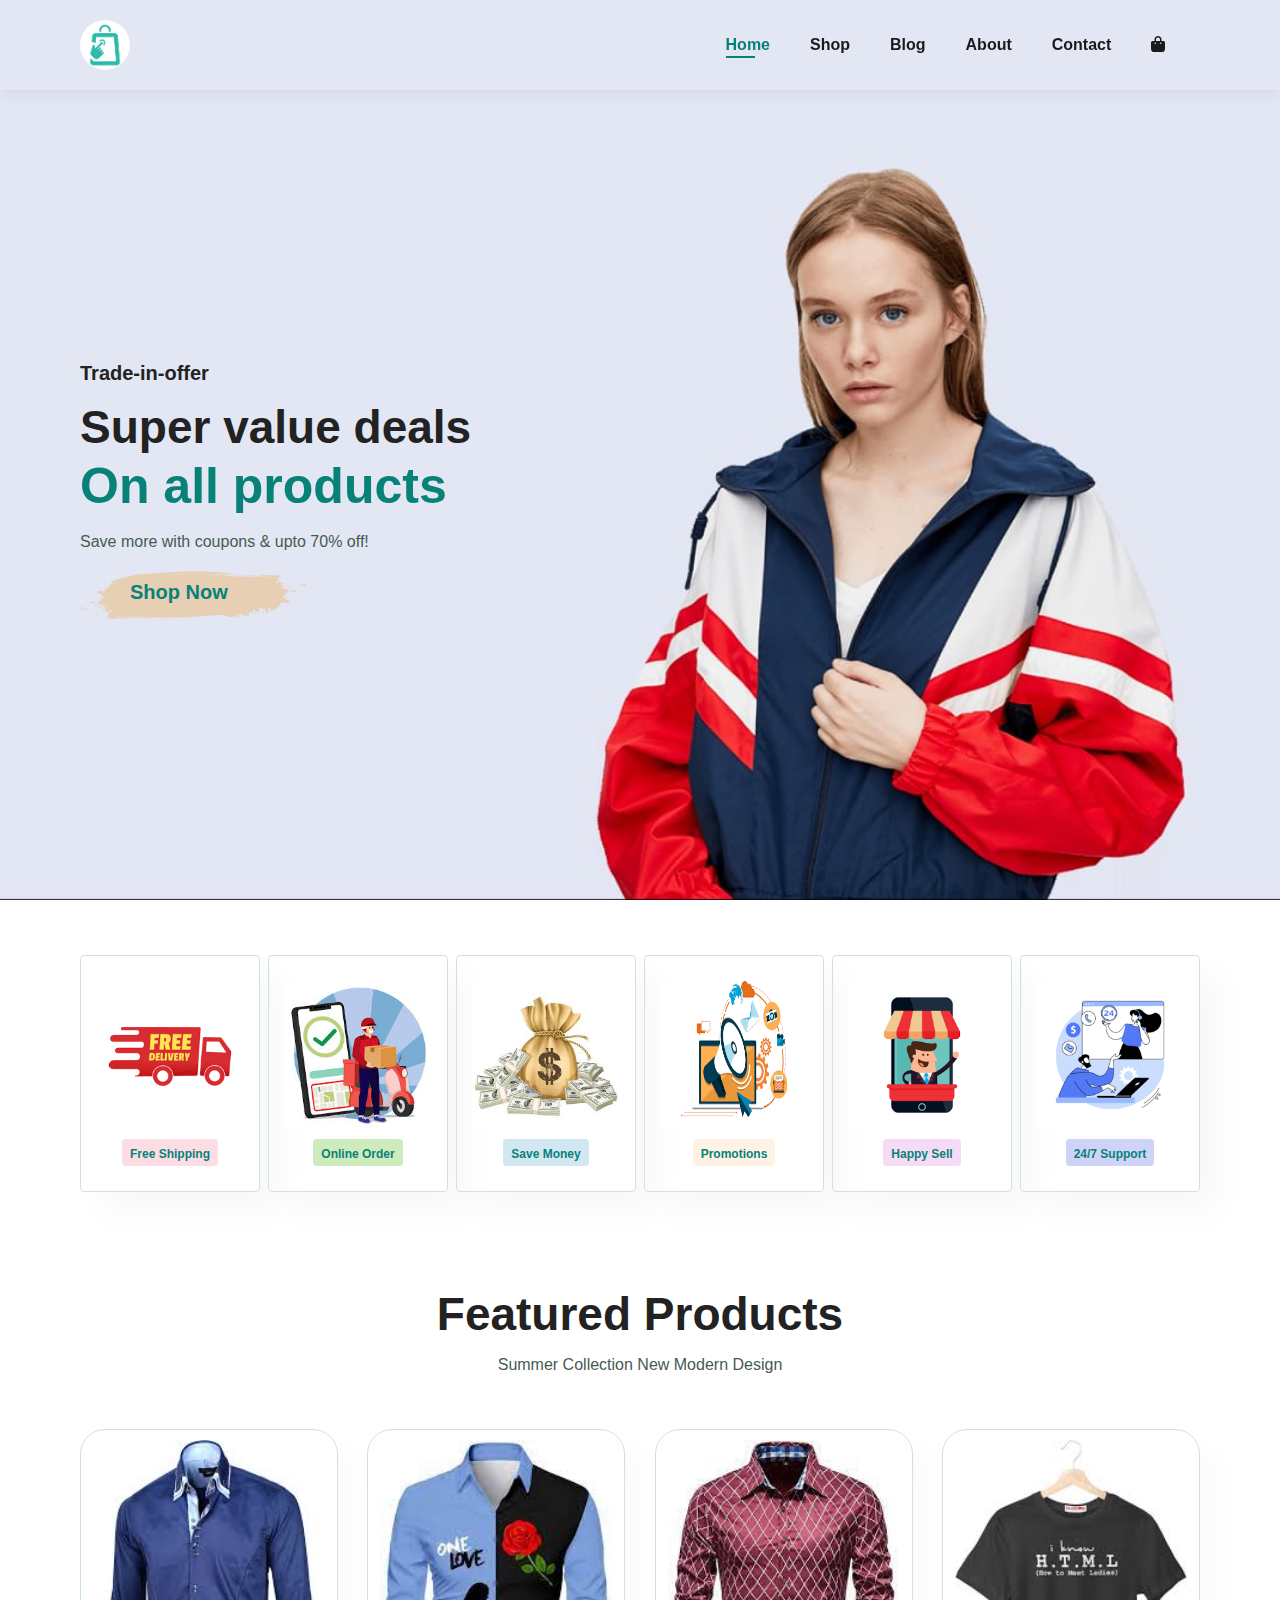
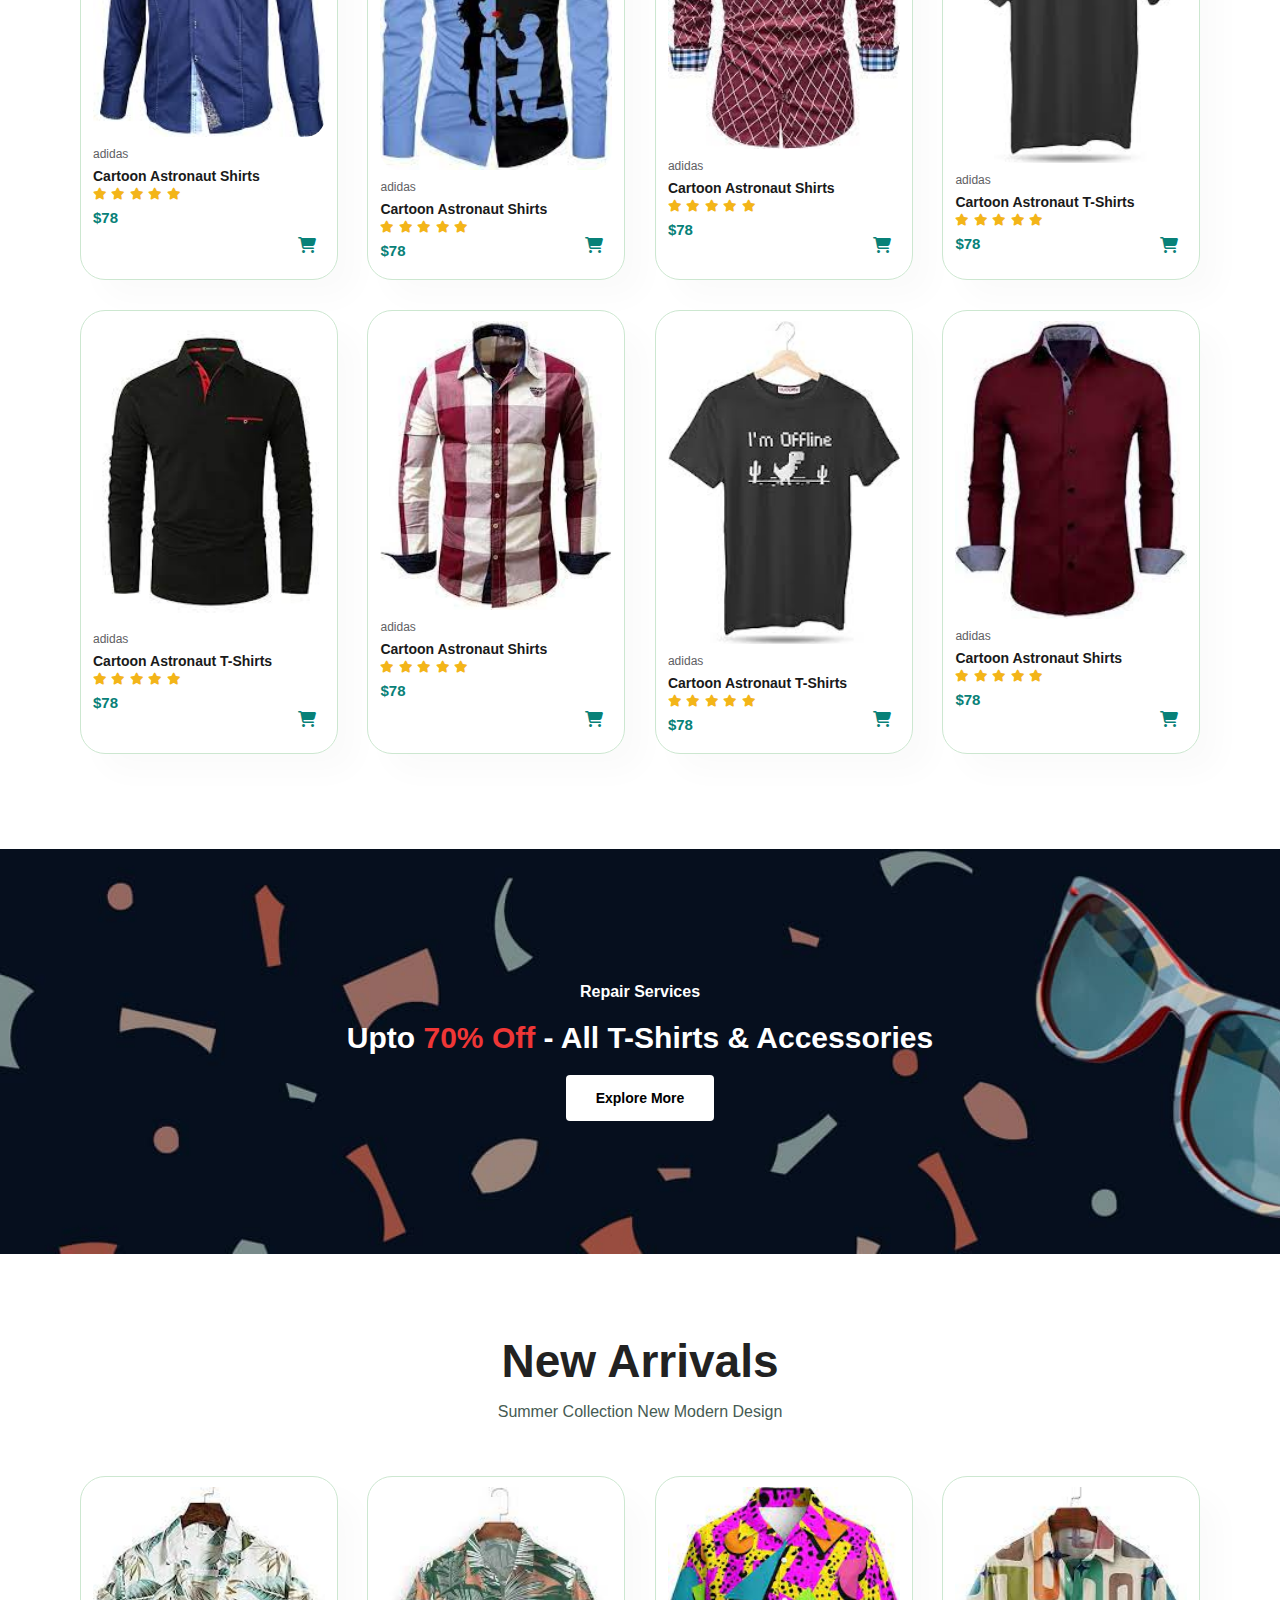
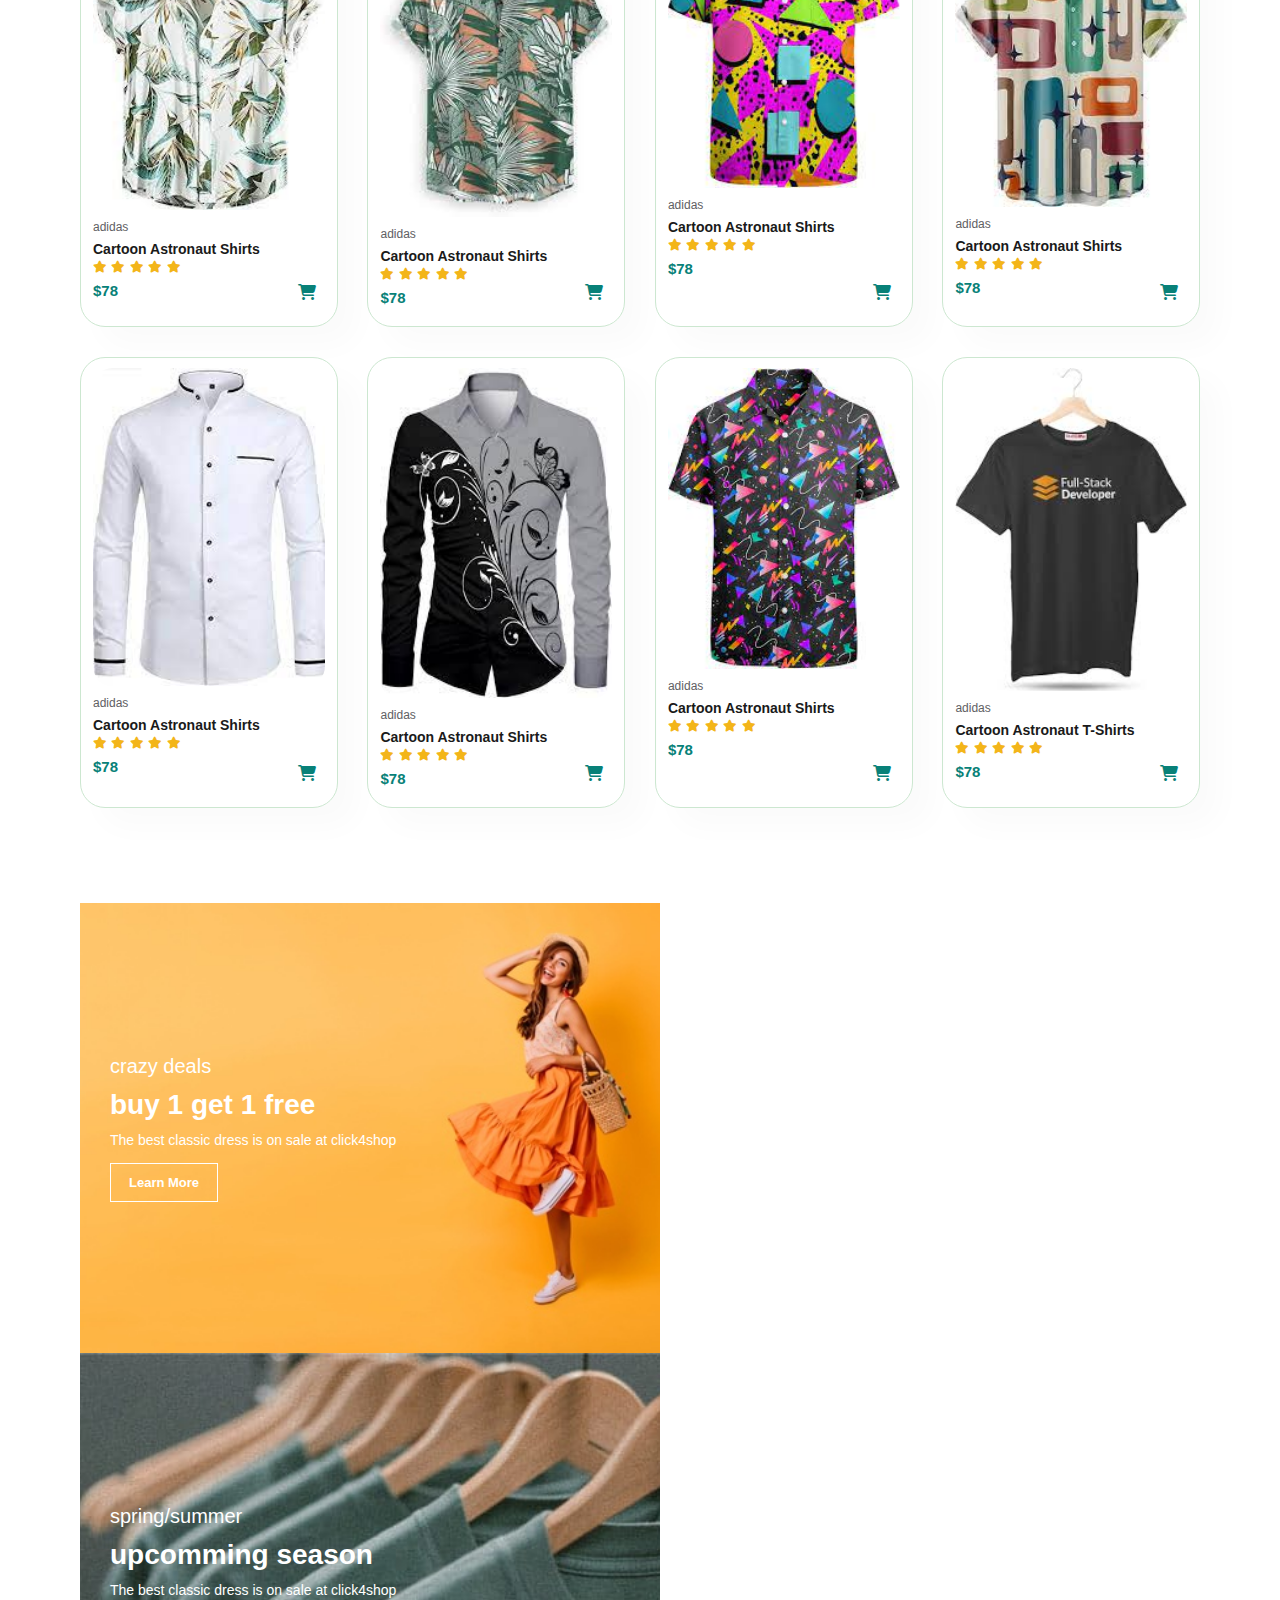
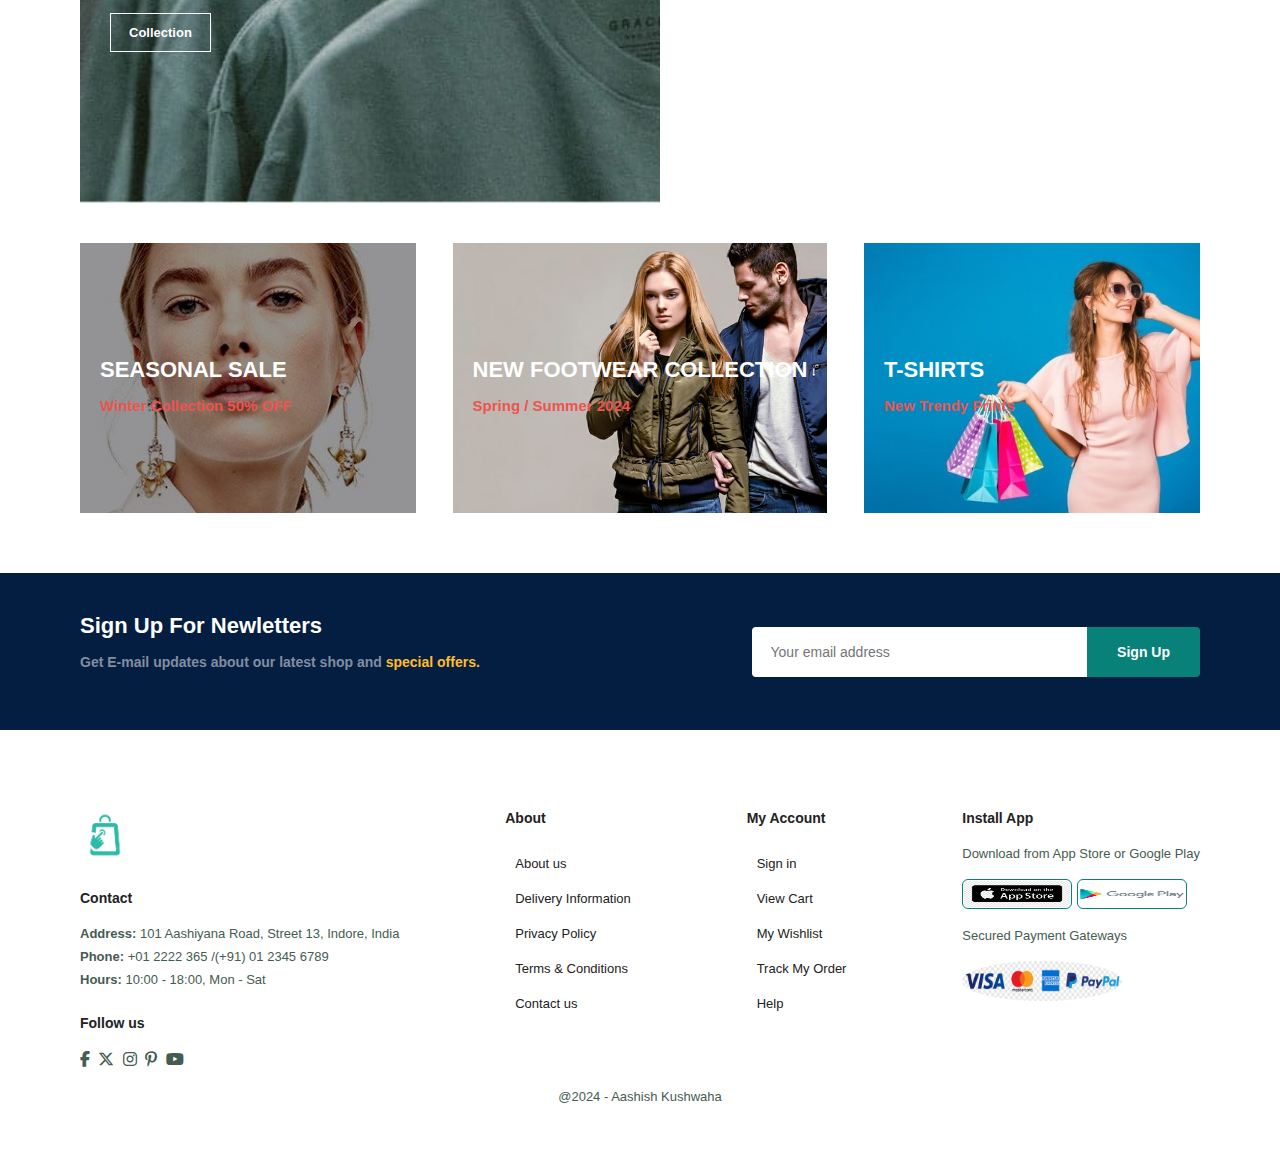
<file: index.html>
<html lang="en">
<head>
  <meta charset="UTF-8">
  <meta name="viewport" content="width=device-width, initial-scale=1.0">
  <title>Ecommerce website</title>
  <link rel="stylesheet" href="style.css">
  <link rel="stylesheet" href="https://cdnjs.cloudflare.com/ajax/libs/font-awesome/6.5.2/css/all.min.css">
</head>
<body>
  <section id="header">
    <a href="#"><img src="img/logo.png" class="logo" alt=""></a>
    <div>
      <ul id="navbar">
        <li><a class="active" href="index.html">Home</a></li>
        <li><a href="shop.html">Shop</a></li>
        <li><a href="blog.html">Blog</a></li>
        <li><a href="about.html">About</a></li>
        <li><a href="contact.html">Contact</a></li>
        <li id="lg-bag"><a href="cart.html"><i class="fa-solid fa-bag-shopping"></i></a></li>
        <a href="#" id="close"><i class="fa-solid fa-close"></i></a>
      </ul>
    </div>
    <div id="mobile">
      <a href="cart.html"><i class="fa-solid fa-bag-shopping"></i></a>
      <i id="bar" class="fa-solid fa-outdent"></i>
    </div>
  </section>
<section id="hero">
  <h4>Trade-in-offer</h4>
  <h2>Super value deals</h2>
  <h1>On all products</h1>
  <p>Save more with coupons & upto 70% off!</p>
  <button>Shop Now</button>
</section>

<section id="feature" class="section-p1">
  <div class="fe-box">
    <img src="img/features/f1.png" alt="">
    <h6>Free Shipping</h6>
  </div>
  <div class="fe-box">
    <img src="img/features/f2.jpeg" alt="">
    <h6>Online Order</h6>
  </div>
  <div class="fe-box">
    <img src="img/features/f3.jpeg" alt="">
    <h6>Save Money</h6>
  </div>
  <div class="fe-box">
    <img src="img/features/f4.png" alt="">
    <h6>Promotions</h6>
  </div>
  <div class="fe-box">
    <img src="img/features/f5.png" alt="">
    <h6>Happy Sell</h6>
  </div>
  <div class="fe-box">
    <img src="img/features/f6.png" alt="">
    <h6>24/7 Support</h6>
  </div>
</section>

<section id="product1" class="section-p1">
  <h2>Featured Products</h2>
  <p>Summer Collection New Modern Design</p>
  <div class="pro-container">
    <div class="pro">
      <img src="img/products/f1.jpeg" alt="">
      <div class="des">
        <span>adidas</span>
        <h5>Cartoon Astronaut Shirts</h5>
        <div class="star">
          <i class="fas fa-star"></i>
          <i class="fas fa-star"></i>
          <i class="fas fa-star"></i>
          <i class="fas fa-star"></i>
          <i class="fas fa-star"></i>
        </div>
        <h4>$78</h4>
      </div>
      <a href="#"><i class="fa-solid fa-cart-shopping"></i></a>
    </div>
    <div class="pro">
      <img src="img/products/f2.jpeg" alt="">
      <div class="des">
        <span>adidas</span>
        <h5>Cartoon Astronaut Shirts</h5>
        <div class="star">
          <i class="fas fa-star"></i>
          <i class="fas fa-star"></i>
          <i class="fas fa-star"></i>
          <i class="fas fa-star"></i>
          <i class="fas fa-star"></i>
        </div>
        <h4>$78</h4>
      </div>
      <a href="#"><i class="fa-solid fa-cart-shopping"></i></a>
    </div>
    <div class="pro">
      <img src="img/products/f3.jpeg" alt="">
      <div class="des">
        <span>adidas</span>
        <h5>Cartoon Astronaut Shirts</h5>
        <div class="star">
          <i class="fas fa-star"></i>
          <i class="fas fa-star"></i>
          <i class="fas fa-star"></i>
          <i class="fas fa-star"></i>
          <i class="fas fa-star"></i>
        </div>
        <h4>$78</h4>
      </div>
      <a href="#"><i class="fa-solid fa-cart-shopping"></i></a>
    </div>
    <div class="pro">
      <img src="img/products/f4.jpeg" alt="">
      <div class="des">
        <span>adidas</span>
        <h5>Cartoon Astronaut T-Shirts</h5>
        <div class="star">
          <i class="fas fa-star"></i>
          <i class="fas fa-star"></i>
          <i class="fas fa-star"></i>
          <i class="fas fa-star"></i>
          <i class="fas fa-star"></i>
        </div>
        <h4>$78</h4>
      </div>
      <a href="#"><i class="fa-solid fa-cart-shopping"></i></a>
    </div>
    <div class="pro">
      <img src="img/products/f5.jpeg" alt="">
      <div class="des">
        <span>adidas</span>
        <h5>Cartoon Astronaut T-Shirts</h5>
        <div class="star">
          <i class="fas fa-star"></i>
          <i class="fas fa-star"></i>
          <i class="fas fa-star"></i>
          <i class="fas fa-star"></i>
          <i class="fas fa-star"></i>
        </div>
        <h4>$78</h4>
      </div>
      <a href="#"><i class="fa-solid fa-cart-shopping"></i></a>
    </div>
    <div class="pro">
      <img src="img/products/f6.jpeg" alt="">
      <div class="des">
        <span>adidas</span>
        <h5>Cartoon Astronaut Shirts</h5>
        <div class="star">
          <i class="fas fa-star"></i>
          <i class="fas fa-star"></i>
          <i class="fas fa-star"></i>
          <i class="fas fa-star"></i>
          <i class="fas fa-star"></i>
        </div>
        <h4>$78</h4>
      </div>
      <a href="#"><i class="fa-solid fa-cart-shopping"></i></a>
    </div>
    <div class="pro">
      <img src="img/products/f7.jpeg" alt="">
      <div class="des">
        <span>adidas</span>
        <h5>Cartoon Astronaut T-Shirts</h5>
        <div class="star">
          <i class="fas fa-star"></i>
          <i class="fas fa-star"></i>
          <i class="fas fa-star"></i>
          <i class="fas fa-star"></i>
          <i class="fas fa-star"></i>
        </div>
        <h4>$78</h4>
      </div>
      <a href="#"><i class="fa-solid fa-cart-shopping"></i></a>
    </div>
    <div class="pro">
      <img src="img/products/f8.jpeg" alt="">
      <div class="des">
        <span>adidas</span>
        <h5>Cartoon Astronaut Shirts</h5>
        <div class="star">
          <i class="fas fa-star"></i>
          <i class="fas fa-star"></i>
          <i class="fas fa-star"></i>
          <i class="fas fa-star"></i>
          <i class="fas fa-star"></i>
        </div>
        <h4>$78</h4>
      </div>
      <a href="#"><i class="fa-solid fa-cart-shopping"></i></a>
    </div>
  </div>
</section>

<section id="banner" class="section-m1">
  <h4>Repair Services</h4>
  <h2>Upto <span>70% Off</span> - All T-Shirts & Accessories</h2>
  <button class="normal">Explore More</button>
</section>

<section id="product1" class="section-p1">
  <h2>New Arrivals</h2>
  <p>Summer Collection New Modern Design</p>
  <div class="pro-container">
    <div class="pro">
      <img src="img/products/f9.jpeg" alt="">
      <div class="des">
        <span>adidas</span>
        <h5>Cartoon Astronaut Shirts</h5>
        <div class="star">
          <i class="fas fa-star"></i>
          <i class="fas fa-star"></i>
          <i class="fas fa-star"></i>
          <i class="fas fa-star"></i>
          <i class="fas fa-star"></i>
        </div>
        <h4>$78</h4>
      </div>
      <a href="#"><i class="fa-solid fa-cart-shopping"></i></a>
    </div>
    <div class="pro">
      <img src="img/products/f10.jpeg" alt="">
      <div class="des">
        <span>adidas</span>
        <h5>Cartoon Astronaut Shirts</h5>
        <div class="star">
          <i class="fas fa-star"></i>
          <i class="fas fa-star"></i>
          <i class="fas fa-star"></i>
          <i class="fas fa-star"></i>
          <i class="fas fa-star"></i>
        </div>
        <h4>$78</h4>
      </div>
      <a href="#"><i class="fa-solid fa-cart-shopping"></i></a>
    </div>
    <div class="pro">
      <img src="img/products/f11.jpeg" alt="">
      <div class="des">
        <span>adidas</span>
        <h5>Cartoon Astronaut Shirts</h5>
        <div class="star">
          <i class="fas fa-star"></i>
          <i class="fas fa-star"></i>
          <i class="fas fa-star"></i>
          <i class="fas fa-star"></i>
          <i class="fas fa-star"></i>
        </div>
        <h4>$78</h4>
      </div>
      <a href="#"><i class="fa-solid fa-cart-shopping"></i></a>
    </div>
    <div class="pro">
      <img src="img/products/f12.jpeg" alt="">
      <div class="des">
        <span>adidas</span>
        <h5>Cartoon Astronaut Shirts</h5>
        <div class="star">
          <i class="fas fa-star"></i>
          <i class="fas fa-star"></i>
          <i class="fas fa-star"></i>
          <i class="fas fa-star"></i>
          <i class="fas fa-star"></i>
        </div>
        <h4>$78</h4>
      </div>
      <a href="#"><i class="fa-solid fa-cart-shopping"></i></a>
    </div>
    <div class="pro">
      <img src="img/products/f13.jpeg" alt="">
      <div class="des">
        <span>adidas</span>
        <h5>Cartoon Astronaut Shirts</h5>
        <div class="star">
          <i class="fas fa-star"></i>
          <i class="fas fa-star"></i>
          <i class="fas fa-star"></i>
          <i class="fas fa-star"></i>
          <i class="fas fa-star"></i>
        </div>
        <h4>$78</h4>
      </div>
      <a href="#"><i class="fa-solid fa-cart-shopping"></i></a>
    </div>
    <div class="pro">
      <img src="img/products/n2.jpeg" alt="">
      <div class="des">
        <span>adidas</span>
        <h5>Cartoon Astronaut Shirts</h5>
        <div class="star">
          <i class="fas fa-star"></i>
          <i class="fas fa-star"></i>
          <i class="fas fa-star"></i>
          <i class="fas fa-star"></i>
          <i class="fas fa-star"></i>
        </div>
        <h4>$78</h4>
      </div>
      <a href="#"><i class="fa-solid fa-cart-shopping"></i></a>
    </div>
    <div class="pro">
      <img src="img/products/n5.jpeg" alt="">
      <div class="des">
        <span>adidas</span>
        <h5>Cartoon Astronaut Shirts</h5>
        <div class="star">
          <i class="fas fa-star"></i>
          <i class="fas fa-star"></i>
          <i class="fas fa-star"></i>
          <i class="fas fa-star"></i>
          <i class="fas fa-star"></i>
        </div>
        <h4>$78</h4>
      </div>
      <a href="#"><i class="fa-solid fa-cart-shopping"></i></a>
    </div>
    <div class="pro">
      <img src="img/products/f14.jpeg" alt="">
      <div class="des">
        <span>adidas</span>
        <h5>Cartoon Astronaut T-Shirts</h5>
        <div class="star">
          <i class="fas fa-star"></i>
          <i class="fas fa-star"></i>
          <i class="fas fa-star"></i>
          <i class="fas fa-star"></i>
          <i class="fas fa-star"></i>
        </div>
        <h4>$78</h4>
      </div>
      <a href="#"><i class="fa-solid fa-cart-shopping"></i></a>
    </div>
  </div>
</section>

<section id="sm-banner" class="section-p1">
  <div class="banner-box">
    <h4>crazy deals</h4>
    <h2>buy 1 get 1 free</h2>
    <span>The best classic dress is on sale at click4shop</span>
    <button class="white">Learn More</button>
  </div>
  <div class="banner-box banner-box2">
    <h4>spring/summer</h4>
    <h2>upcomming season</h2>
    <span>The best classic dress is on sale at click4shop</span>
    <button class="white">Collection</button>
  </div>
</section>

<section id="banner3">
  <div class="banner-box">
    <h2>SEASONAL SALE</h2>
    <h3>Winter Collection 50% OFF</h3>
  </div>
  <div class="banner-box banner-box2">
    <h2>NEW FOOTWEAR COLLECTION</h2>
    <h3>Spring / Summer 2024</h3>
  </div>
  <div class="banner-box banner-box3">
    <h2>T-SHIRTS</h2>
    <h3>New Trendy Prints</h3>
  </div>
</section>

<section id="newsletter" class="section-p1 section-m1">
  <div class="newstext">
    <h4>Sign Up For Newletters</h4>
    <p>Get E-mail updates about our latest shop and <span>special offers.</span></p>
  </div>
  <div class="form">
    <input type="text" placeholder="Your email address">
    <button class="normal">Sign Up</button>
  </div>
</section>

<footer class="section-p1">
  <div class="col">
    <img class="logo" src="img/logo.png">
    <h4>Contact</h4>
    <p><strong>Address:</strong> 101 Aashiyana Road, Street 13, Indore, India</p>
    <p><strong>Phone:</strong> +01 2222 365 /(+91) 01 2345 6789</p>
    <p><strong>Hours:</strong> 10:00 - 18:00, Mon - Sat</p>
    <div class="follow">
      <h4>Follow us</h4>
      <div class="icon">
        <i class="fa-brands fa-facebook-f"></i>
        <i class="fa-brands fa-x-twitter"></i>
        <i class="fa-brands fa-instagram"></i>
        <i class="fa-brands fa-pinterest-p"></i>
        <i class="fa-brands fa-youtube"></i>
      </div>
    </div>
  </div>

  <div class="col">
    <h4>About</h4>
    <a href="about.html">About us</a>
    <a href="#">Delivery Information</a>
    <a href="#">Privacy Policy</a>
    <a href="#">Terms & Conditions</a>
    <a href="#">Contact us</a>
  </div>

  <div class="col">
    <h4>My Account</h4>
    <a href="#">Sign in</a>
    <a href="#">View Cart</a>
    <a href="#">My Wishlist</a>
    <a href="#">Track My Order</a>
    <a href="#">Help</a>
  </div>

  <div class="col install">
    <h4>Install App</h4>
    <p>Download from App Store or Google Play</p>
    <div class="row">
      <img src="img/pay/app.png">
      <img src="img/pay/play.png">
    </div>
    <p>Secured Payment Gateways</p>
    <img id="pay" src="img/pay/pay.png">
  </div>
  <div class="copyright">
    <p>@2024 - Aashish Kushwaha</p>
  </div>
</footer>

  <script src="script.js"></script>
</body>
</html>
</file>
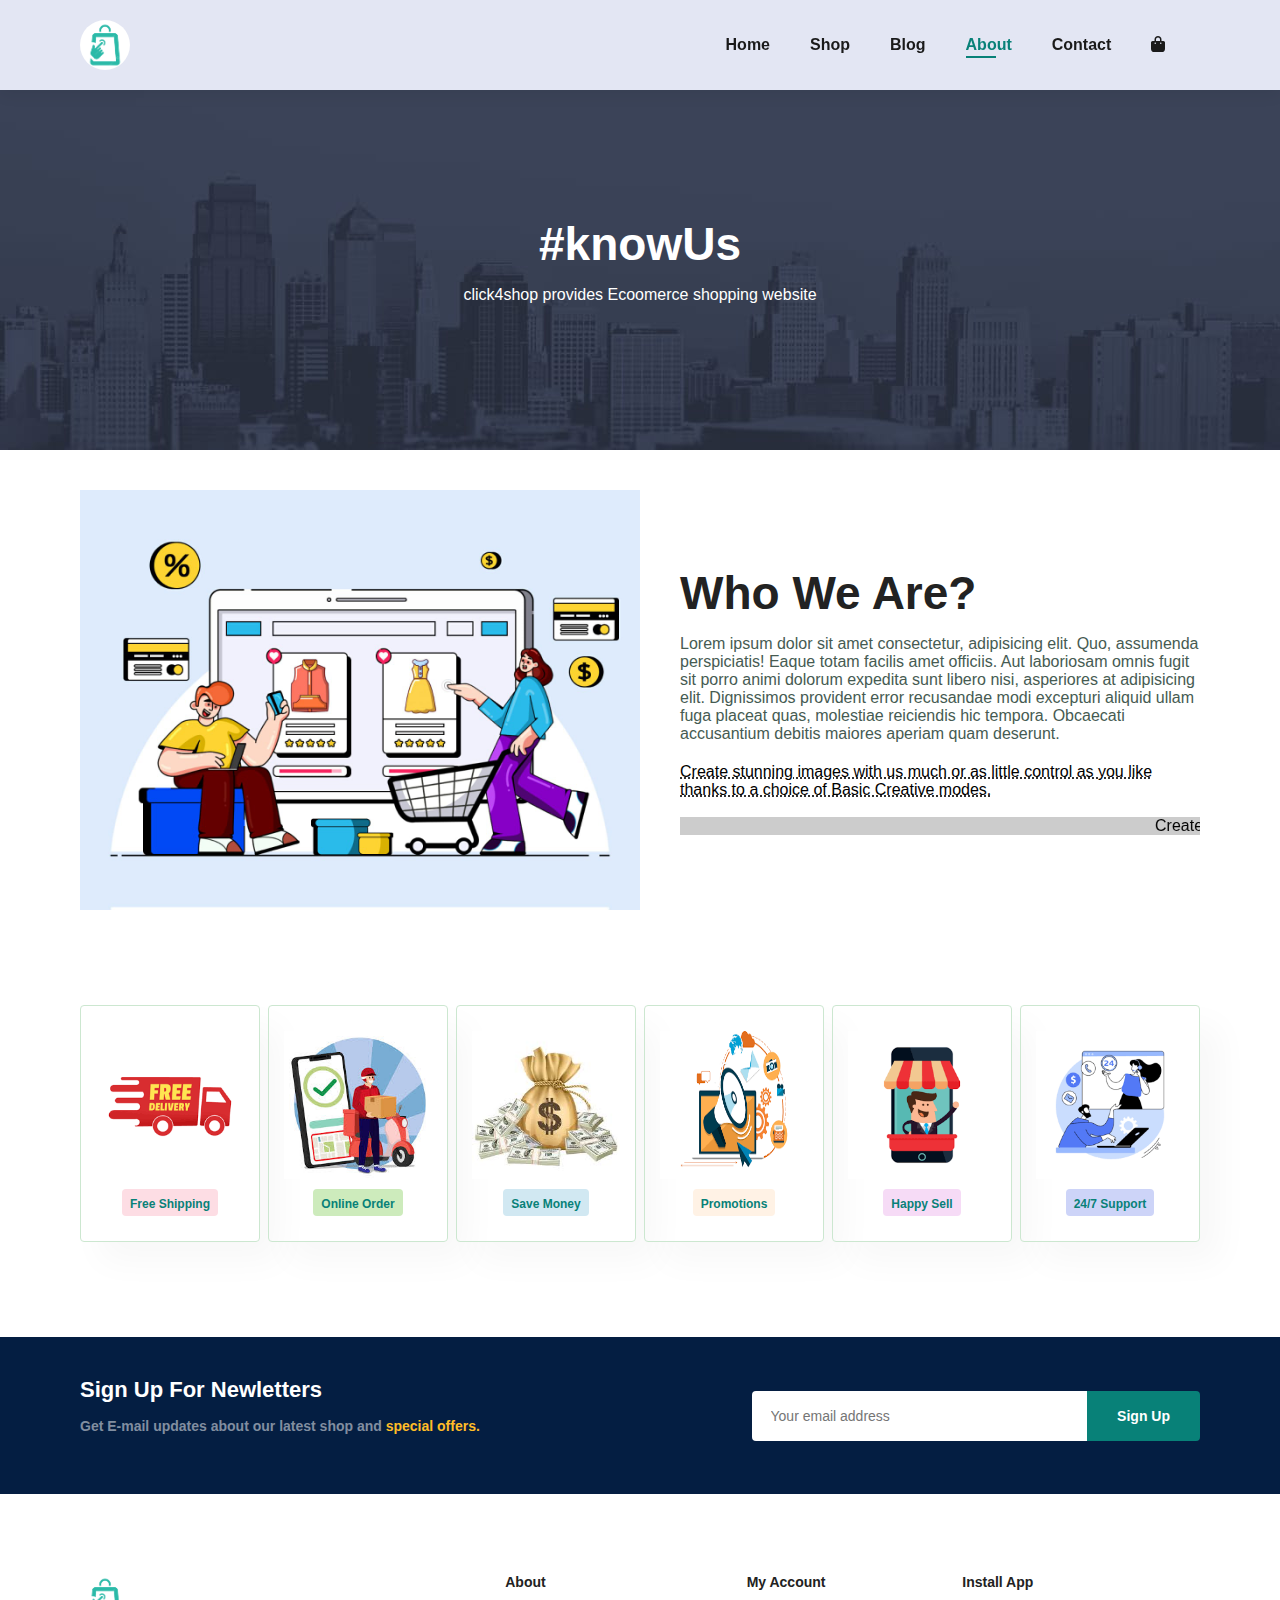
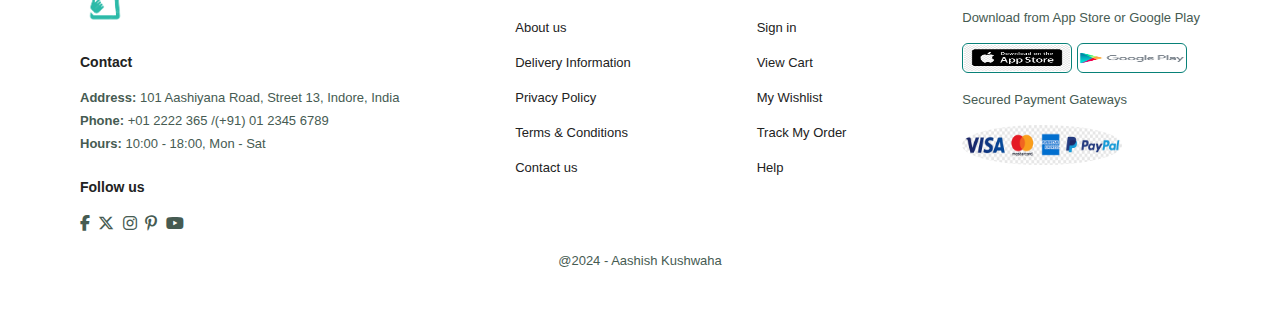
<file: about.html>
<html lang="en">
<head>
  <meta charset="UTF-8">
  <meta name="viewport" content="width=device-width, initial-scale=1.0">
  <title>Ecommerce website</title>
  <link rel="stylesheet" href="style.css">
  <link rel="stylesheet" href="https://cdnjs.cloudflare.com/ajax/libs/font-awesome/6.5.2/css/all.min.css">
</head>
<body>
  <section id="header">
    <a href="#"><img src="img/logo.png" class="logo" alt=""></a>
    <div>
      <ul id="navbar">
        <li><a href="index.html">Home</a></li>
        <li><a href="shop.html">Shop</a></li>
        <li><a href="blog.html">Blog</a></li>
        <li><a class="active" href="about.html">About</a></li>
        <li><a href="contact.html">Contact</a></li>
        <li id="lg-bag"><a href="cart.html"><i class="fa-solid fa-bag-shopping"></i></a></li>
        <a href="#" id="close"><i class="fa-solid fa-close"></i></a>
      </ul>
    </div>
    <div id="mobile">
      <a href="cart.html"><i class="fa-solid fa-bag-shopping"></i></a>
      <i id="bar" class="fa-solid fa-outdent"></i>
    </div>
  </section>

<section id="page-header" class="about-header">
  <h2>#knowUs</h2>
  <p>click4shop provides Ecoomerce shopping website</p>
</section>

<section id="about-head" class="section-p1">
<img src="img/about/a6.jpeg">
<div>
  <h2>Who We Are?</h2>
  <p>Lorem ipsum dolor sit amet consectetur, adipisicing elit. Quo, assumenda perspiciatis! Eaque totam facilis amet officiis. Aut laboriosam omnis fugit sit porro animi dolorum expedita sunt libero nisi, asperiores at adipisicing elit. Dignissimos provident error recusandae modi excepturi aliquid ullam fuga placeat quas, molestiae reiciendis hic tempora. Obcaecati accusantium debitis maiores aperiam quam deserunt.</p>

  <abbr title="">Create stunning images with us much or as little control as you like thanks to a choice of Basic Creative modes.</abbr>

  <br><br>

  <marquee bgcolor = "#ccc" loop = "-1" scrollamount = "5" width = "100%">Create stunning images with us much or as little control as you like thanks to a choice of Basic Creative modes.</marquee>
</div>
</section>

<section id="feature" class="section-p1">
  <div class="fe-box">
    <img src="img/features/f1.png" alt="">
    <h6>Free Shipping</h6>
  </div>
  <div class="fe-box">
    <img src="img/features/f2.jpeg" alt="">
    <h6>Online Order</h6>
  </div>
  <div class="fe-box">
    <img src="img/features/f3.jpeg" alt="">
    <h6>Save Money</h6>
  </div>
  <div class="fe-box">
    <img src="img/features/f4.png" alt="">
    <h6>Promotions</h6>
  </div>
  <div class="fe-box">
    <img src="img/features/f5.png" alt="">
    <h6>Happy Sell</h6>
  </div>
  <div class="fe-box">
    <img src="img/features/f6.png" alt="">
    <h6>24/7 Support</h6>
  </div>
</section>

<section id="newsletter" class="section-p1 section-m1">
  <div class="newstext">
    <h4>Sign Up For Newletters</h4>
    <p>Get E-mail updates about our latest shop and <span>special offers.</span></p>
  </div>
  <div class="form">
    <input type="text" placeholder="Your email address">
    <button class="normal">Sign Up</button>
  </div>
</section>

<footer class="section-p1">
  <div class="col">
    <img class="logo" src="img/logo.png" alt="">
    <h4>Contact</h4>
    <p><strong>Address:</strong> 101 Aashiyana Road, Street 13, Indore, India</p>
    <p><strong>Phone:</strong> +01 2222 365 /(+91) 01 2345 6789</p>
    <p><strong>Hours:</strong> 10:00 - 18:00, Mon - Sat</p>
    <div class="follow">
      <h4>Follow us</h4>
      <div class="icon">
        <i class="fa-brands fa-facebook-f"></i>
        <i class="fa-brands fa-x-twitter"></i>
        <i class="fa-brands fa-instagram"></i>
        <i class="fa-brands fa-pinterest-p"></i>
        <i class="fa-brands fa-youtube"></i>
      </div>
    </div>
  </div>

  <div class="col">
    <h4>About</h4>
    <a href="#">About us</a>
    <a href="#">Delivery Information</a>
    <a href="#">Privacy Policy</a>
    <a href="#">Terms & Conditions</a>
    <a href="#">Contact us</a>
  </div>

  <div class="col">
    <h4>My Account</h4>
    <a href="#">Sign in</a>
    <a href="#">View Cart</a>
    <a href="#">My Wishlist</a>
    <a href="#">Track My Order</a>
    <a href="#">Help</a>
  </div>

  <div class="col install">
    <h4>Install App</h4>
    <p>Download from App Store or Google Play</p>
    <div class="row">
      <img src="img/pay/app.png">
      <img src="img/pay/play.png">
    </div>
    <p>Secured Payment Gateways</p>
    <img id="pay" src="img/pay/pay.png">
  </div>
  <div class="copyright">
    <p>@2024 - Aashish Kushwaha</p>
  </div>
</footer>

  <script src="script.js"></script>
</body>
</html>
</file>
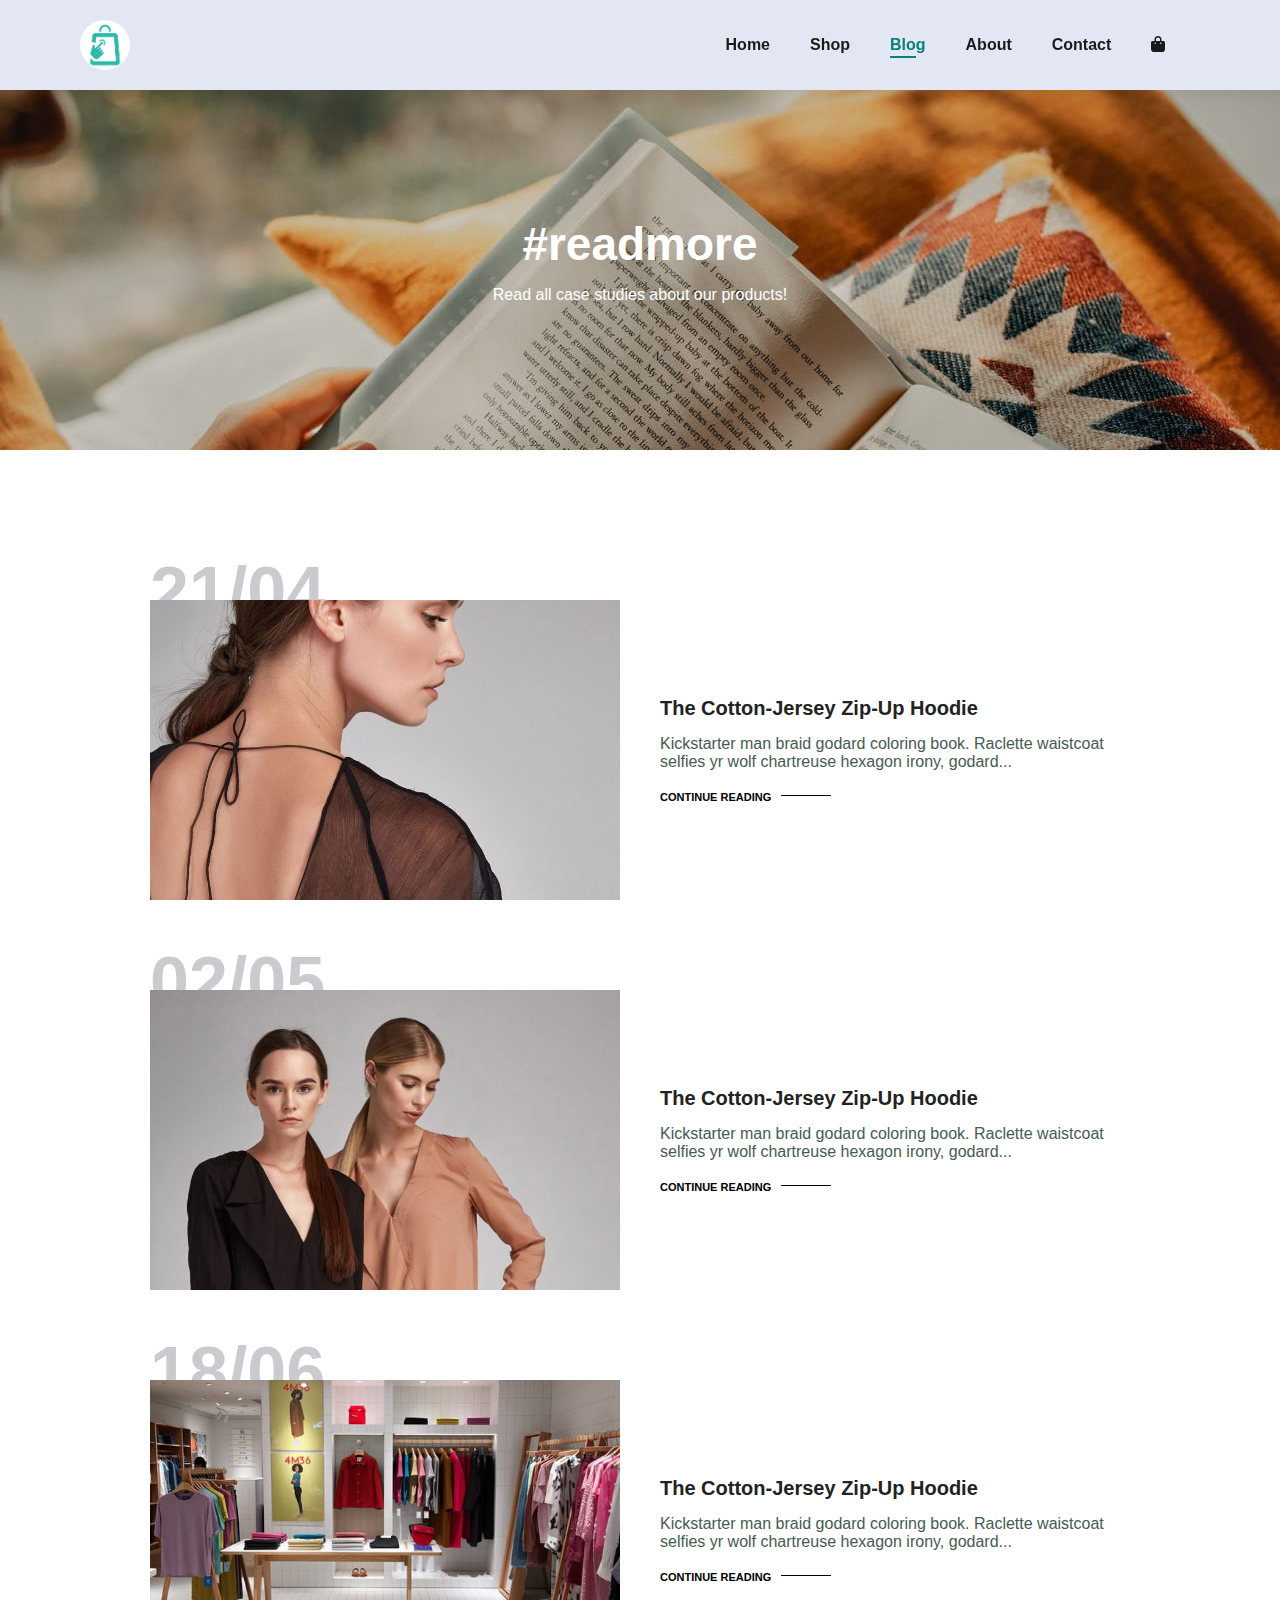
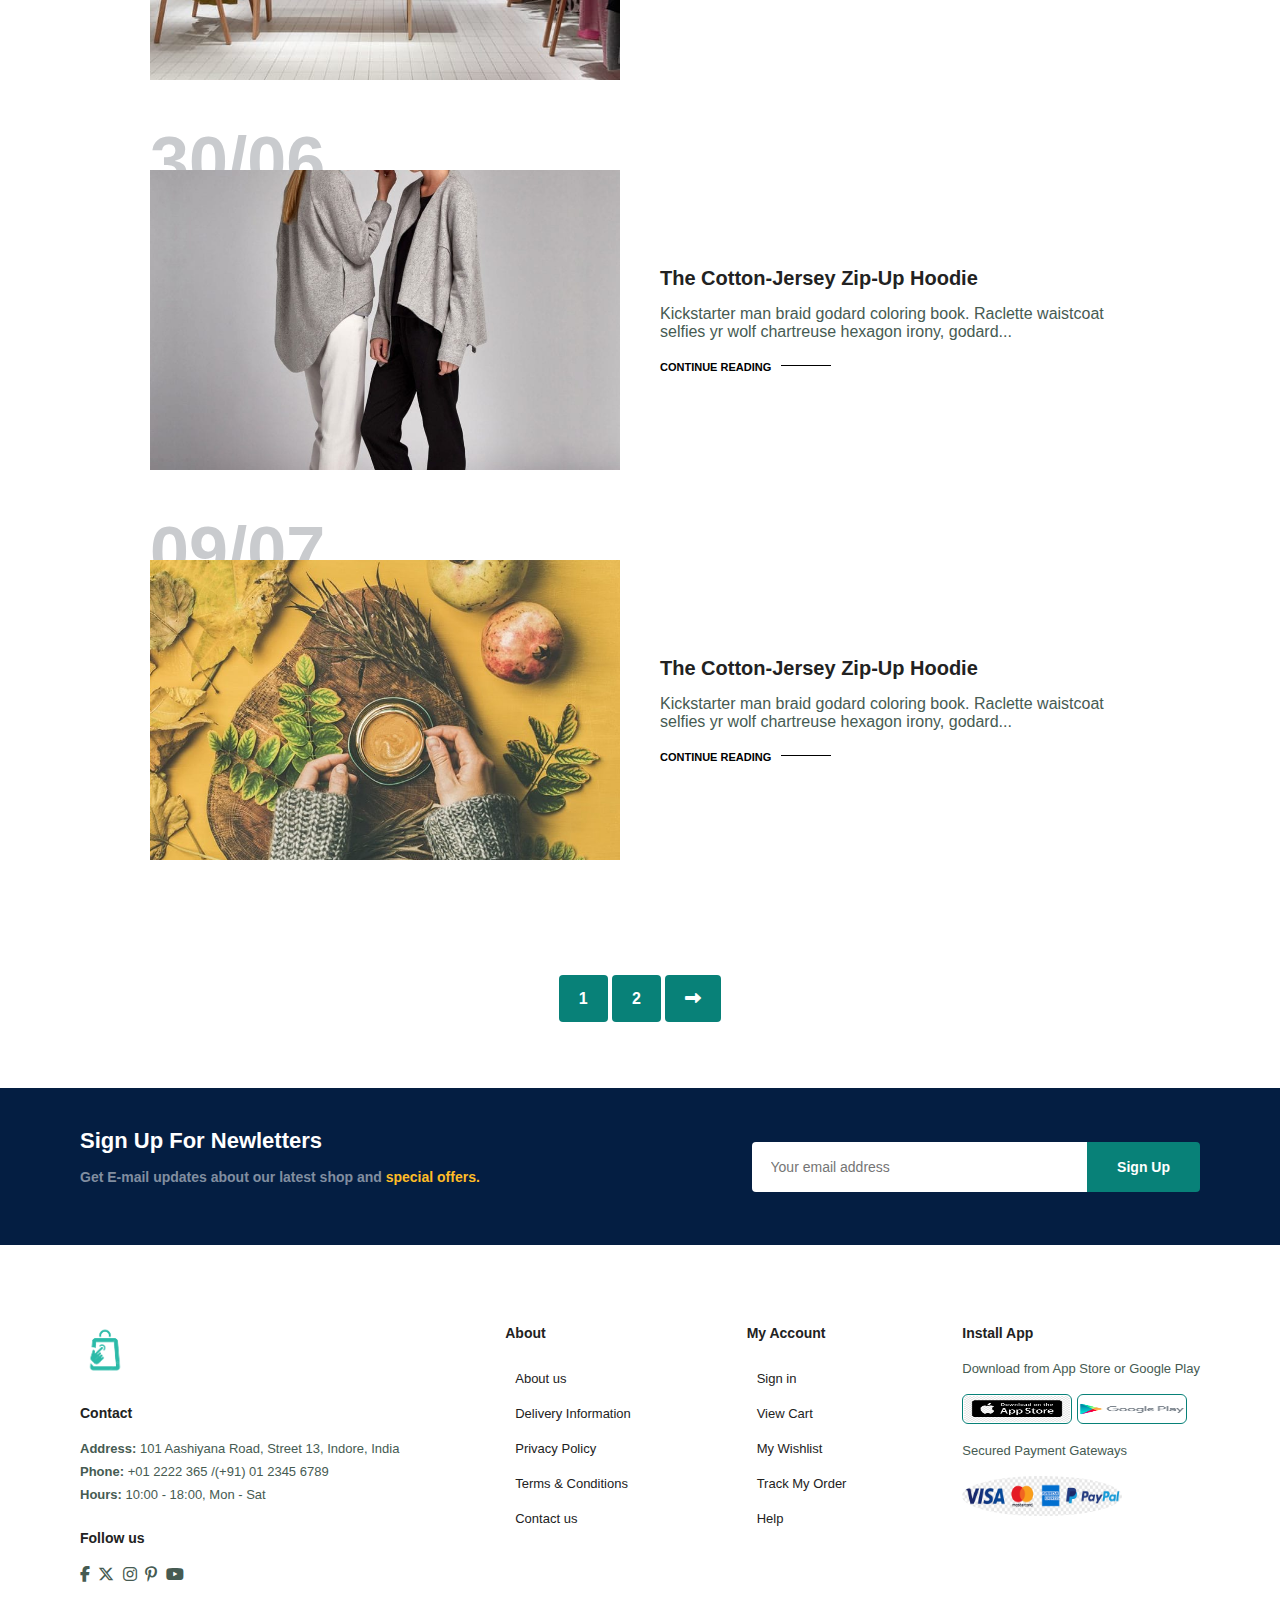
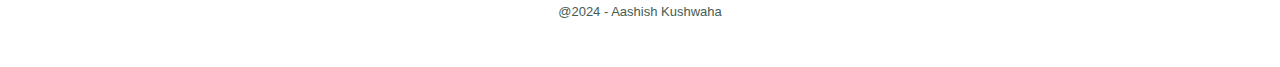
<file: blog.html>
<html lang="en">
<head>
  <meta charset="UTF-8">
  <meta name="viewport" content="width=device-width, initial-scale=1.0">
  <title>Ecommerce website</title>
  <link rel="stylesheet" href="style.css">
  <link rel="stylesheet" href="https://cdnjs.cloudflare.com/ajax/libs/font-awesome/6.5.2/css/all.min.css">
</head>
<body>
  <section id="header">
    <a href="#"><img src="img/logo.png" class="logo" alt=""></a>
    <div>
      <ul id="navbar">
        <li><a href="index.html">Home</a></li>
        <li><a href="shop.html">Shop</a></li>
        <li><a class="active" href="blog.html">Blog</a></li>
        <li><a href="about.html">About</a></li>
        <li><a href="contact.html">Contact</a></li>
        <li id="lg-bag"><a href="cart.html"><i class="fa-solid fa-bag-shopping"></i></a></li>
        <a href="#" id="close"><i class="fa-solid fa-close"></i></a>
      </ul>
    </div>
    <div id="mobile">
      <a href="cart.html"><i class="fa-solid fa-bag-shopping"></i></a>
      <i id="bar" class="fa-solid fa-outdent"></i>
    </div>
  </section>
<section id="page-header" class="blog-header">
  <h2>#readmore</h2>
  <p>Read all case studies about our products!</p>
</section>

<section id="blog">
  <div class="blog-box">
    <div class="blog-img">
      <img src="img/blog/b1.jpeg">
    </div>
    <div class="blog-details">
      <h4>The Cotton-Jersey Zip-Up Hoodie</h4>
      <p>Kickstarter man braid godard coloring book. Raclette waistcoat selfies yr wolf chartreuse hexagon irony, godard...</p>
      <a href="#">CONTINUE READING</a>
    </div>
    <h1>21/04</h1>
  </div>
  <div class="blog-box">
    <div class="blog-img">
      <img src="img/blog/b2.jpeg">
    </div>
    <div class="blog-details">
      <h4>The Cotton-Jersey Zip-Up Hoodie</h4>
      <p>Kickstarter man braid godard coloring book. Raclette waistcoat selfies yr wolf chartreuse hexagon irony, godard...</p>
      <a href="#">CONTINUE READING</a>
    </div>
    <h1>02/05</h1>
  </div>
  <div class="blog-box">
    <div class="blog-img">
      <img src="img/blog/b3.jpeg">
    </div>
    <div class="blog-details">
      <h4>The Cotton-Jersey Zip-Up Hoodie</h4>
      <p>Kickstarter man braid godard coloring book. Raclette waistcoat selfies yr wolf chartreuse hexagon irony, godard...</p>
      <a href="#">CONTINUE READING</a>
    </div>
    <h1>18/06</h1>
  </div>
  <div class="blog-box">
    <div class="blog-img">
      <img src="img/blog/b4.jpeg">
    </div>
    <div class="blog-details">
      <h4>The Cotton-Jersey Zip-Up Hoodie</h4>
      <p>Kickstarter man braid godard coloring book. Raclette waistcoat selfies yr wolf chartreuse hexagon irony, godard...</p>
      <a href="#">CONTINUE READING</a>
    </div>
    <h1>30/06</h1>
  </div>
  <div class="blog-box">
    <div class="blog-img">
      <img src="img/blog/b6.jpeg">
    </div>
    <div class="blog-details">
      <h4>The Cotton-Jersey Zip-Up Hoodie</h4>
      <p>Kickstarter man braid godard coloring book. Raclette waistcoat selfies yr wolf chartreuse hexagon irony, godard...</p>
      <a href="#">CONTINUE READING</a>
    </div>
    <h1>09/07</h1>
  </div>
</section>

<section id="pagination" class="section-p1">
  <a href="#">1</a>
  <a href="#">2</a>
  <a href="#"><i class="fa-solid fa-long-arrow-alt-right"></i></a>
</section>

<section id="newsletter" class="section-p1 section-m1">
  <div class="newstext">
    <h4>Sign Up For Newletters</h4>
    <p>Get E-mail updates about our latest shop and <span>special offers.</span></p>
  </div>
  <div class="form">
    <input type="text" placeholder="Your email address">
    <button class="normal">Sign Up</button>
  </div>
</section>

<footer class="section-p1">
  <div class="col">
    <img class="logo" src="img/logo.png" alt="">
    <h4>Contact</h4>
    <p><strong>Address:</strong> 101 Aashiyana Road, Street 13, Indore, India</p>
    <p><strong>Phone:</strong> +01 2222 365 /(+91) 01 2345 6789</p>
    <p><strong>Hours:</strong> 10:00 - 18:00, Mon - Sat</p>
    <div class="follow">
      <h4>Follow us</h4>
      <div class="icon">
        <i class="fa-brands fa-facebook-f"></i>
        <i class="fa-brands fa-x-twitter"></i>
        <i class="fa-brands fa-instagram"></i>
        <i class="fa-brands fa-pinterest-p"></i>
        <i class="fa-brands fa-youtube"></i>
      </div>
    </div>
  </div>

  <div class="col">
    <h4>About</h4>
    <a href="#">About us</a>
    <a href="#">Delivery Information</a>
    <a href="#">Privacy Policy</a>
    <a href="#">Terms & Conditions</a>
    <a href="#">Contact us</a>
  </div>

  <div class="col">
    <h4>My Account</h4>
    <a href="#">Sign in</a>
    <a href="#">View Cart</a>
    <a href="#">My Wishlist</a>
    <a href="#">Track My Order</a>
    <a href="#">Help</a>
  </div>

  <div class="col install">
    <h4>Install App</h4>
    <p>Download from App Store or Google Play</p>
    <div class="row">
      <img src="img/pay/app.png">
      <img src="img/pay/play.png">
    </div>
    <p>Secured Payment Gateways</p>
    <img id="pay" src="img/pay/pay.png">
  </div>
  <div class="copyright">
    <p>@2024 - Aashish Kushwaha</p>
  </div>
</footer>

  <script src="script.js"></script>
</body>
</html>
</file>
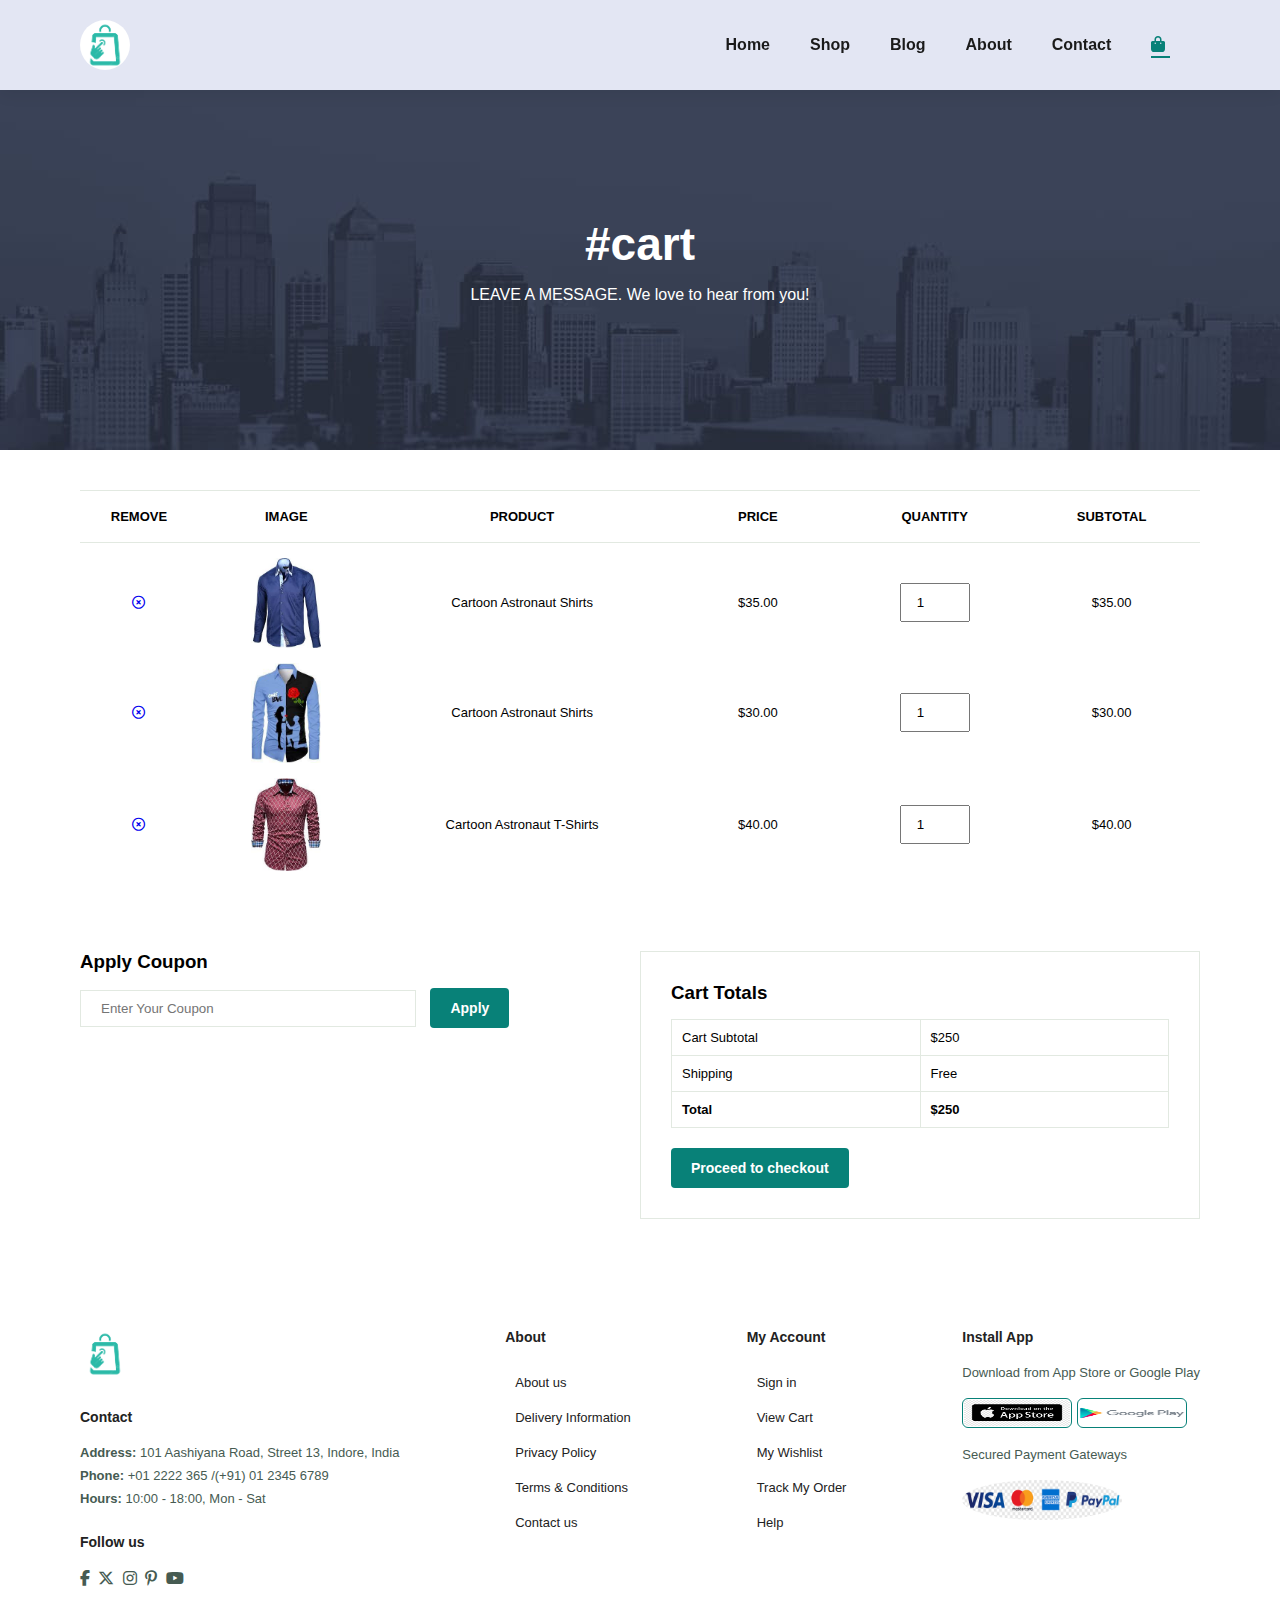
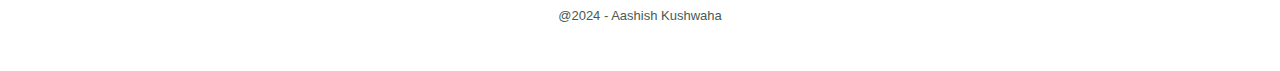
<file: cart.html>
<html lang="en">
<head>
  <meta charset="UTF-8">
  <meta name="viewport" content="width=device-width, initial-scale=1.0">
  <title>Ecommerce website</title>
  <link rel="stylesheet" href="style.css">
  <link rel="stylesheet" href="https://cdnjs.cloudflare.com/ajax/libs/font-awesome/6.5.2/css/all.min.css">
</head>
<body>
  <section id="header">
    <a href="#"><img src="img/logo.png" class="logo" alt=""></a>
    <div>
      <ul id="navbar">
        <li><a href="index.html">Home</a></li>
        <li><a href="shop.html">Shop</a></li>
        <li><a href="blog.html">Blog</a></li>
        <li><a href="about.html">About</a></li>
        <li><a href="contact.html">Contact</a></li>
        <li id="lg-bag"><a class="active" href="cart.html"><i class="fa-solid fa-bag-shopping"></i></a></li>
        <a href="#" id="close"><i class="fa-solid fa-close"></i></a>
      </ul>
    </div>
    <div id="mobile">
      <a href="cart.html"><i class="fa-solid fa-bag-shopping"></i></a>
      <i id="bar" class="fa-solid fa-outdent"></i>
    </div>
  </section>

<section id="page-header" class="about-header">
  <h2>#cart</h2>
  <p>LEAVE A MESSAGE. We love to hear from you! </p>
</section>

<section id="cart" class="section-p1">
  <table width="100%">
    <thead>
      <tr>
        <td>Remove</td>
        <td>Image</td>
        <td>Product</td>
        <td>Price</td>
        <td>Quantity</td>
        <td>Subtotal</td>
      </tr>
    </thead>
    <tbody>
      <tr>
        <td><a href="#"><i class="fa-regular fa-times-circle"></i></a></td>
        <td><img src="img/products/f1.jpeg"></td>
        <td>Cartoon Astronaut Shirts</td>
        <td>$35.00</td>
        <td><input type="number" value="1"></td>
        <td>$35.00</td>
      </tr>
      <tr>
        <td><a href="#"><i class="fa-regular fa-times-circle"></i></a></td>
        <td><img src="img/products/f2.jpeg"></td>
        <td>Cartoon Astronaut Shirts</td>
        <td>$30.00</td>
        <td><input type="number" value="1"></td>
        <td>$30.00</td>
      </tr>
      <tr>
        <td><a href="#"><i class="fa-regular fa-times-circle"></i></a></td>
        <td><img src="img/products/f3.jpeg"></td>
        <td>Cartoon Astronaut T-Shirts</td>
        <td>$40.00</td>
        <td><input type="number" value="1"></td>
        <td>$40.00</td>
      </tr>
    </tbody>
  </table>
</section>

<section id="cart-add" class="section-p1">
  <div id="coupon">
    <h3>Apply Coupon</h3>
    <div>
      <input type="text" placeholder="Enter Your Coupon">
      <button class="normal">Apply</button>
    </div>
  </div>
  <div id="subtotal">
    <h3>Cart Totals</h3>
    <table>
      <tr>
        <td>Cart Subtotal</td>
        <td>$250</td>
      </tr>
      <tr>
        <td>Shipping</td>
        <td>Free</td>
      </tr>
      <tr>
        <td><strong>Total</strong></td>
        <td><strong>$250</strong></td>
      </tr>
    </table>
    <button class="normal">Proceed to checkout</button>
  </div>
</section>

<footer class="section-p1">
  <div class="col">
    <img class="logo" src="img/logo.png" alt="">
    <h4>Contact</h4>
    <p><strong>Address:</strong> 101 Aashiyana Road, Street 13, Indore, India</p>
    <p><strong>Phone:</strong> +01 2222 365 /(+91) 01 2345 6789</p>
    <p><strong>Hours:</strong> 10:00 - 18:00, Mon - Sat</p>
    <div class="follow">
      <h4>Follow us</h4>
      <div class="icon">
        <i class="fa-brands fa-facebook-f"></i>
        <i class="fa-brands fa-x-twitter"></i>
        <i class="fa-brands fa-instagram"></i>
        <i class="fa-brands fa-pinterest-p"></i>
        <i class="fa-brands fa-youtube"></i>
      </div>
    </div>
  </div>

  <div class="col">
    <h4>About</h4>
    <a href="#">About us</a>
    <a href="#">Delivery Information</a>
    <a href="#">Privacy Policy</a>
    <a href="#">Terms & Conditions</a>
    <a href="#">Contact us</a>
  </div>

  <div class="col">
    <h4>My Account</h4>
    <a href="#">Sign in</a>
    <a href="#">View Cart</a>
    <a href="#">My Wishlist</a>
    <a href="#">Track My Order</a>
    <a href="#">Help</a>
  </div>

  <div class="col install">
    <h4>Install App</h4>
    <p>Download from App Store or Google Play</p>
    <div class="row">
      <img src="img/pay/app.png">
      <img src="img/pay/play.png">
    </div>
    <p>Secured Payment Gateways</p>
    <img id="pay" src="img/pay/pay.png">
  </div>
  <div class="copyright">
    <p>@2024 - Aashish Kushwaha</p>
  </div>
</footer>

  <script src="script.js"></script>
</body>
</html>
</file>
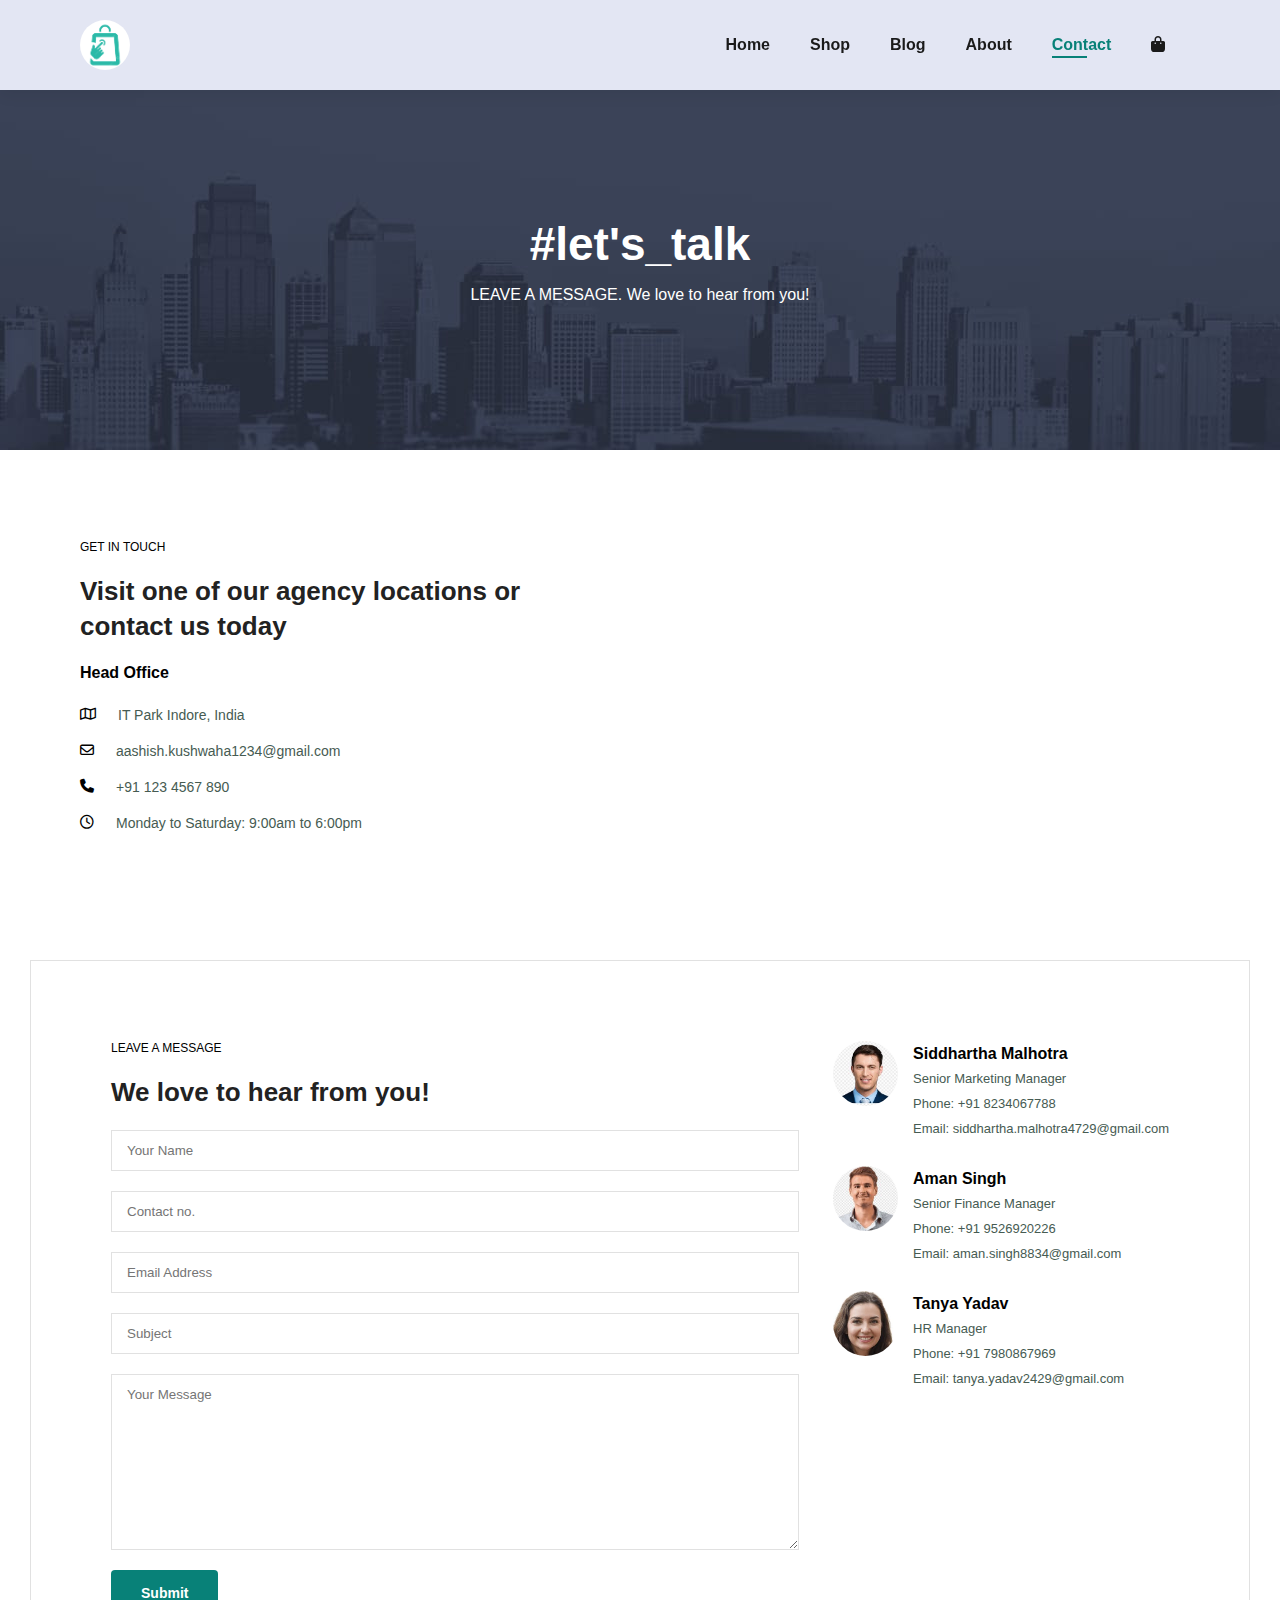
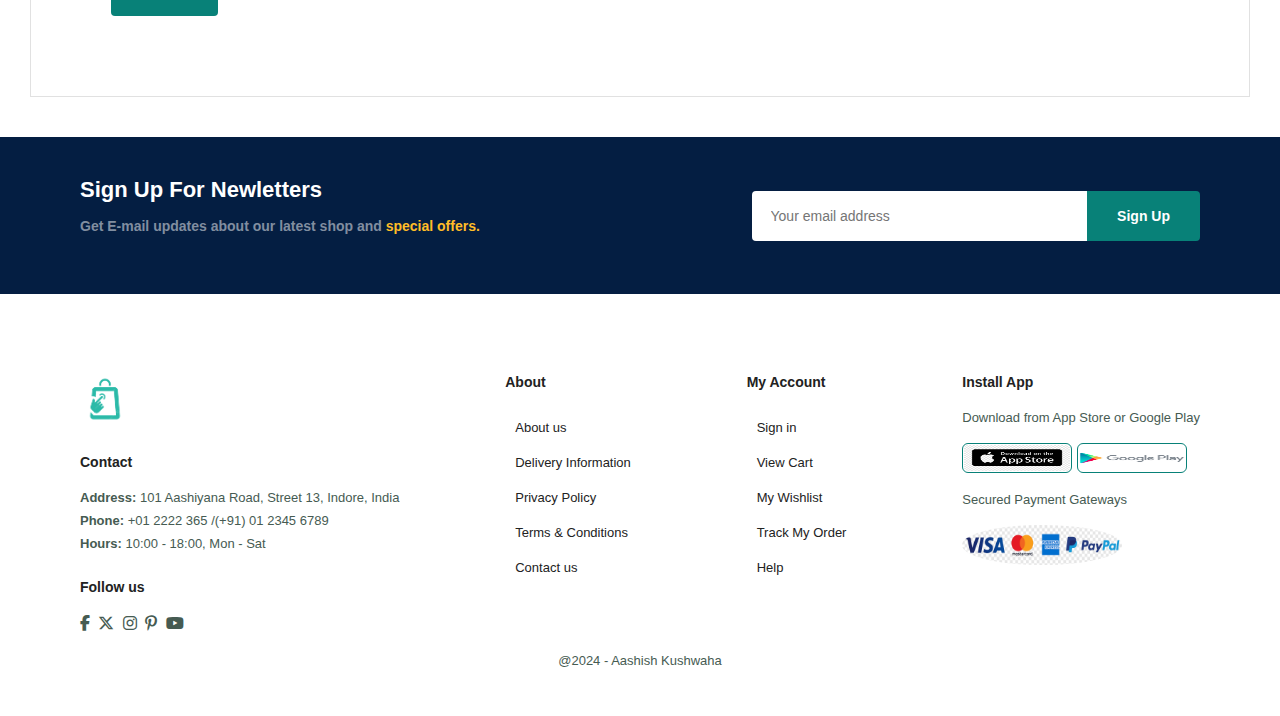
<file: contact.html>
<html lang="en">
<head>
  <meta charset="UTF-8">
  <meta name="viewport" content="width=device-width, initial-scale=1.0">
  <title>Ecommerce website</title>
  <link rel="stylesheet" href="style.css">
  <link rel="stylesheet" href="https://cdnjs.cloudflare.com/ajax/libs/font-awesome/6.5.2/css/all.min.css">
</head>
<body>
  <section id="header">
    <a href="#"><img src="img/logo.png" class="logo" alt=""></a>
    <div>
      <ul id="navbar">
        <li><a href="index.html">Home</a></li>
        <li><a href="shop.html">Shop</a></li>
        <li><a href="blog.html">Blog</a></li>
        <li><a href="about.html">About</a></li>
        <li><a class="active" href="contact.html">Contact</a></li>
        <li id="lg-bag"><a href="cart.html"><i class="fa-solid fa-bag-shopping"></i></a></li>
        <a href="#" id="close"><i class="fa-solid fa-close"></i></a>
      </ul>
    </div>
    <div id="mobile">
      <a href="cart.html"><i class="fa-solid fa-bag-shopping"></i></a>
      <i id="bar" class="fa-solid fa-outdent"></i>
    </div>
  </section>

<section id="page-header" class="about-header">
  <h2>#let's_talk</h2>
  <p>LEAVE A MESSAGE. We love to hear from you! </p>
</section>

<section id="contact-details" class="section-p1">
  <div class="details">
    <span>GET IN TOUCH</span>
    <h2>Visit one of our agency locations or contact us today</h2>
    <h3>Head Office</h3>
    <div>
      <li>
        <i class="fa-regular fa-map"></i>
        <p>IT Park Indore, India</p>
      </li>
      <li>
        <i class="fa-regular fa-envelope"></i>
        <p>aashish.kushwaha1234@gmail.com</p>
      </li>
      <li>
        <i class="fa-solid fa-phone"></i>
        <p>+91 123 4567 890</p>
      </li>
      <li>
        <i class="fa-regular fa-clock"></i>
        <p>Monday to Saturday: 9:00am to 6:00pm</p>
      </li>
    </div>
  </div>
  <div class="map">
    <iframe src="https://www.google.com/maps/embed?pb=!1m18!1m12!1m3!1d117796.57141417474!2d75.72899684335937!3d22.685725299999998!2m3!1f0!2f0!3f0!3m2!1i1024!2i768!4f13.1!3m3!1m2!1s0x3962fd11cbaf30c5%3A0xeddd100ed6a7f182!2sIT%20park%20indore!5e0!3m2!1sen!2sin!4v1721212333022!5m2!1sen!2sin" width="600" height="450" style="border:0;" allowfullscreen="" loading="lazy" referrerpolicy="no-referrer-when-downgrade"></iframe>
  </div>
</section>

<section id="form-details">
  <form action="">
    <span>LEAVE A MESSAGE</span>
    <h2>We love to hear from you!</h2>
    <input type="text" placeholder="Your Name">
    <input type="number" placeholder="Contact no.">
    <input type="text" placeholder="Email Address">
    <input type="text" placeholder="Subject">
    <textarea name="" id="" cols="30" rows="10" placeholder="Your Message"></textarea>
    <button class="normal">Submit</button>
  </form>
  <div class="people">
    <div>
      <img src="img/people/1.jpeg">
      <p><span>Siddhartha Malhotra</span> Senior Marketing Manager <br>Phone: +91 8234067788 <br>Email: siddhartha.malhotra4729@gmail.com</p>
    </div>
    <div>
      <img src="img/people/2.jpeg">
      <p><span>Aman Singh</span> Senior Finance Manager <br>Phone: +91 9526920226 <br>Email: aman.singh8834@gmail.com</p>
    </div>
    <div>
      <img src="img/people/3.jpeg">
      <p><span>Tanya Yadav</span> HR Manager <br>Phone: +91 7980867969 <br>Email: tanya.yadav2429@gmail.com</p>
    </div>
  </div>
</section>

<section id="newsletter" class="section-p1 section-m1">
  <div class="newstext">
    <h4>Sign Up For Newletters</h4>
    <p>Get E-mail updates about our latest shop and <span>special offers.</span></p>
  </div>
  <div class="form">
    <input type="text" placeholder="Your email address">
    <button class="normal">Sign Up</button>
  </div>
</section>

<footer class="section-p1">
  <div class="col">
    <img class="logo" src="img/logo.png" alt="">
    <h4>Contact</h4>
    <p><strong>Address:</strong> 101 Aashiyana Road, Street 13, Indore, India</p>
    <p><strong>Phone:</strong> +01 2222 365 /(+91) 01 2345 6789</p>
    <p><strong>Hours:</strong> 10:00 - 18:00, Mon - Sat</p>
    <div class="follow">
      <h4>Follow us</h4>
      <div class="icon">
        <i class="fa-brands fa-facebook-f"></i>
        <i class="fa-brands fa-x-twitter"></i>
        <i class="fa-brands fa-instagram"></i>
        <i class="fa-brands fa-pinterest-p"></i>
        <i class="fa-brands fa-youtube"></i>
      </div>
    </div>
  </div>

  <div class="col">
    <h4>About</h4>
    <a href="#">About us</a>
    <a href="#">Delivery Information</a>
    <a href="#">Privacy Policy</a>
    <a href="#">Terms & Conditions</a>
    <a href="#">Contact us</a>
  </div>

  <div class="col">
    <h4>My Account</h4>
    <a href="#">Sign in</a>
    <a href="#">View Cart</a>
    <a href="#">My Wishlist</a>
    <a href="#">Track My Order</a>
    <a href="#">Help</a>
  </div>

  <div class="col install">
    <h4>Install App</h4>
    <p>Download from App Store or Google Play</p>
    <div class="row">
      <img src="img/pay/app.png">
      <img src="img/pay/play.png">
    </div>
    <p>Secured Payment Gateways</p>
    <img id="pay" src="img/pay/pay.png">
  </div>
  <div class="copyright">
    <p>@2024 - Aashish Kushwaha</p>
  </div>
</footer>

  <script src="script.js"></script>
</body>
</html>
</file>
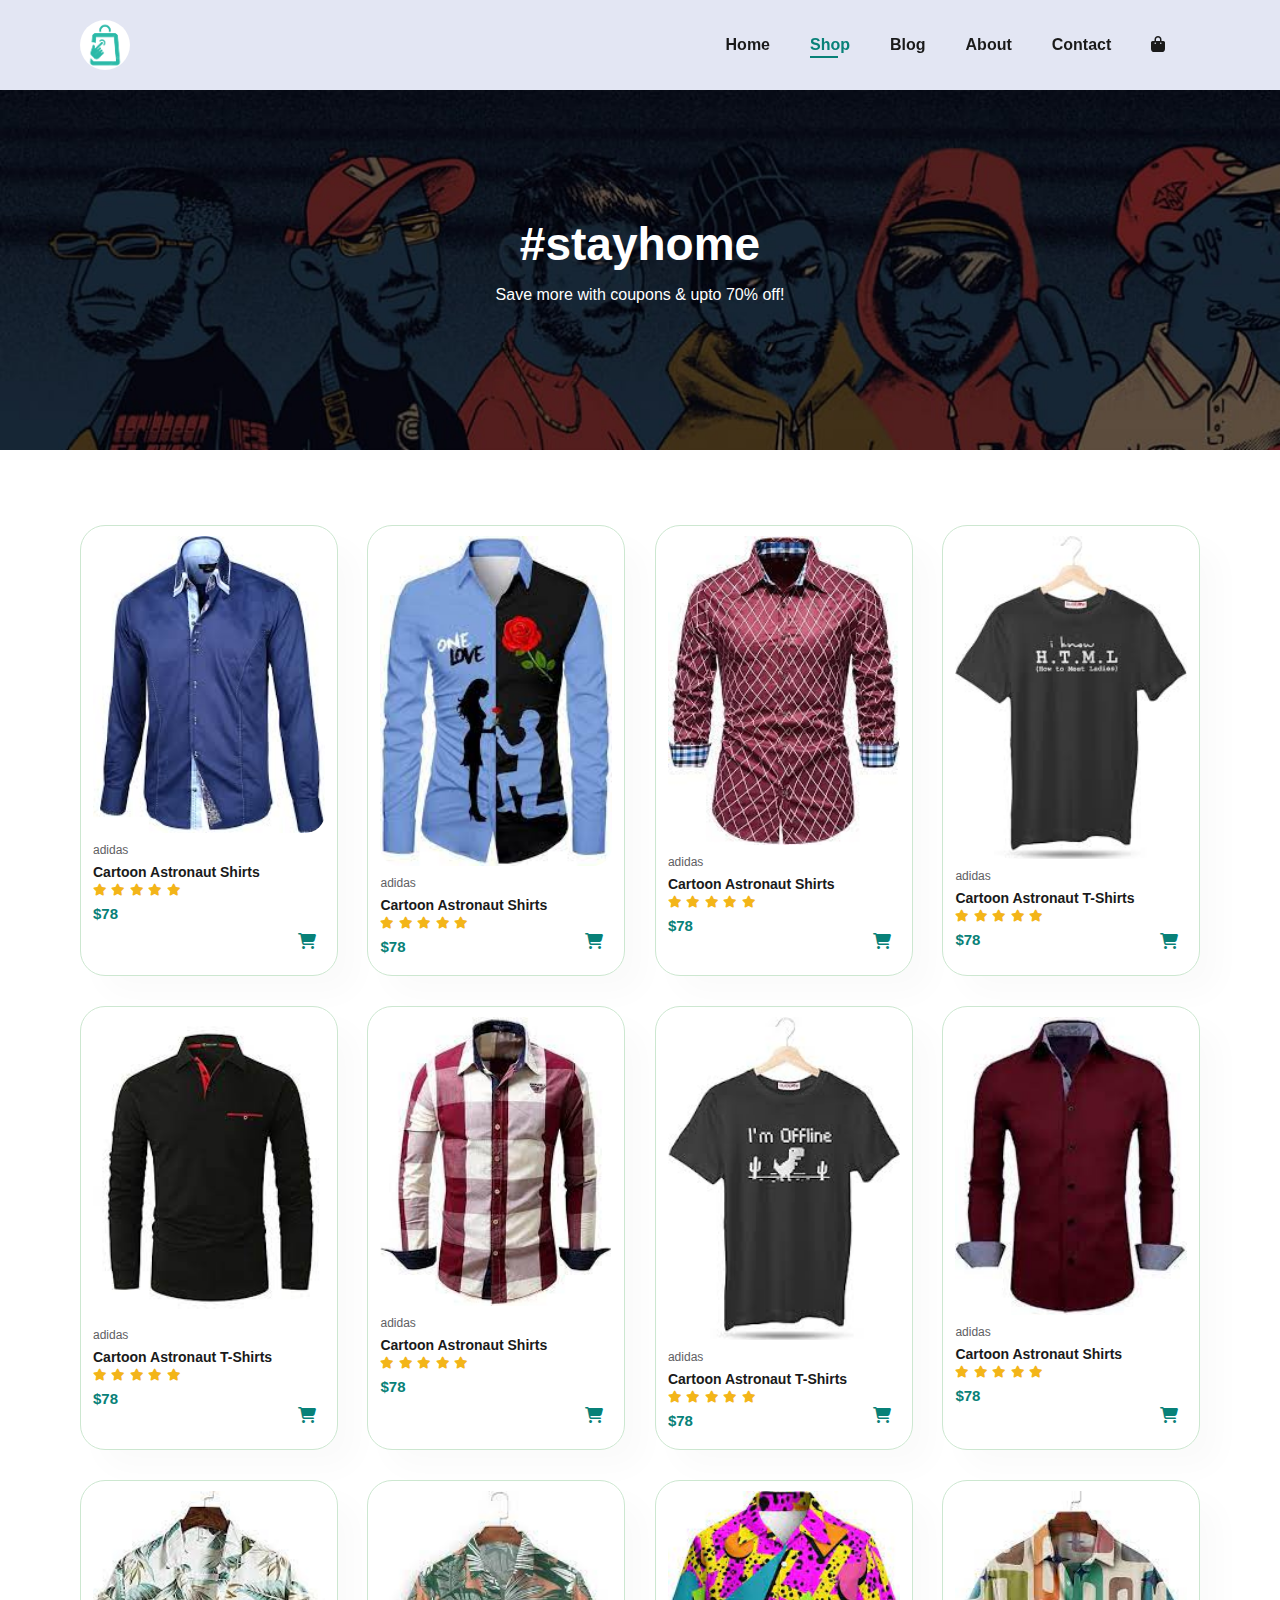
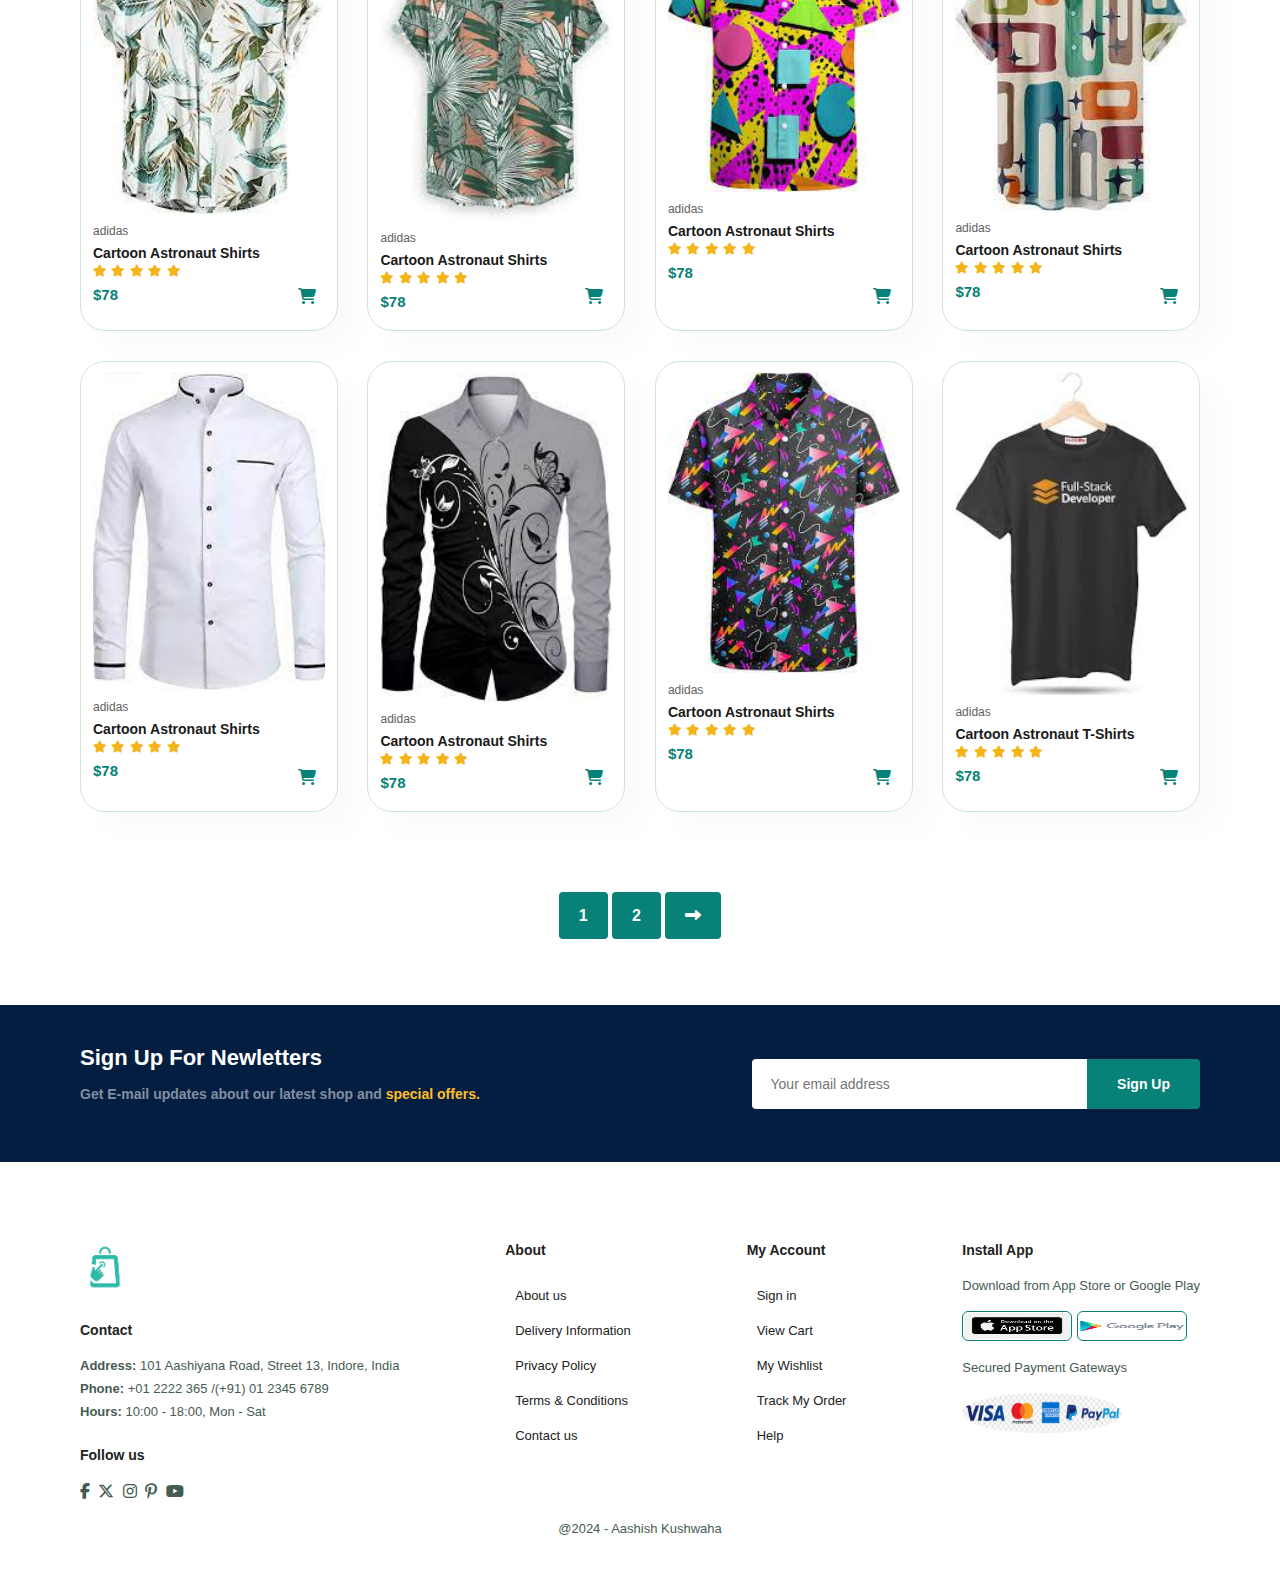
<file: shop.html>
<html lang="en">
<head>
  <meta charset="UTF-8">
  <meta name="viewport" content="width=device-width, initial-scale=1.0">
  <title>Ecommerce website</title>
  <link rel="stylesheet" href="style.css">
  <link rel="stylesheet" href="https://cdnjs.cloudflare.com/ajax/libs/font-awesome/6.5.2/css/all.min.css">
</head>
<body>
  <section id="header">
    <a href="#"><img src="img/logo.png" class="logo" alt=""></a>
    <div>
      <ul id="navbar">
        <li><a href="index.html">Home</a></li>
        <li><a class="active" href="shop.html">Shop</a></li>
        <li><a href="blog.html">Blog</a></li>
        <li><a href="about.html">About</a></li>
        <li><a href="contact.html">Contact</a></li>
        <li id="lg-bag"><a href="cart.html"><i class="fa-solid fa-bag-shopping"></i></a></li>
        <a href="#" id="close"><i class="fa-solid fa-close"></i></a>
      </ul>
    </div>
    <div id="mobile">
      <a href="cart.html"><i class="fa-solid fa-bag-shopping"></i></a>
      <i id="bar" class="fa-solid fa-outdent"></i>
    </div>
  </section>
<section id="page-header">
  <h2>#stayhome</h2>
  <p>Save more with coupons & upto 70% off!</p>
</section>

<section id="product1" class="section-p1">
  <div class="pro-container">
    <div class="pro" onclick="window.location.href = 'sproduct.html'">
      <img src="img/products/f1.jpeg">
      <div class="des">
        <span>adidas</span>
        <h5>Cartoon Astronaut Shirts</h5>
        <div class="star">
          <i class="fas fa-star"></i>
          <i class="fas fa-star"></i>
          <i class="fas fa-star"></i>
          <i class="fas fa-star"></i>
          <i class="fas fa-star"></i>
        </div>
        <h4>$78</h4>
      </div>
      <a href="#"><i class="fa-solid fa-cart-shopping"></i></a>
    </div>
    <div class="pro">
      <img src="img/products/f2.jpeg">
      <div class="des">
        <span>adidas</span>
        <h5>Cartoon Astronaut Shirts</h5>
        <div class="star">
          <i class="fas fa-star"></i>
          <i class="fas fa-star"></i>
          <i class="fas fa-star"></i>
          <i class="fas fa-star"></i>
          <i class="fas fa-star"></i>
        </div>
        <h4>$78</h4>
      </div>
      <a href="#"><i class="fa-solid fa-cart-shopping"></i></a>
    </div>
    <div class="pro">
      <img src="img/products/f3.jpeg">
      <div class="des">
        <span>adidas</span>
        <h5>Cartoon Astronaut Shirts</h5>
        <div class="star">
          <i class="fas fa-star"></i>
          <i class="fas fa-star"></i>
          <i class="fas fa-star"></i>
          <i class="fas fa-star"></i>
          <i class="fas fa-star"></i>
        </div>
        <h4>$78</h4>
      </div>
      <a href="#"><i class="fa-solid fa-cart-shopping"></i></a>
    </div>
    <div class="pro">
      <img src="img/products/f4.jpeg">
      <div class="des">
        <span>adidas</span>
        <h5>Cartoon Astronaut T-Shirts</h5>
        <div class="star">
          <i class="fas fa-star"></i>
          <i class="fas fa-star"></i>
          <i class="fas fa-star"></i>
          <i class="fas fa-star"></i>
          <i class="fas fa-star"></i>
        </div>
        <h4>$78</h4>
      </div>
      <a href="#"><i class="fa-solid fa-cart-shopping"></i></a>
    </div>
    <div class="pro">
      <img src="img/products/f5.jpeg" alt="">
      <div class="des">
        <span>adidas</span>
        <h5>Cartoon Astronaut T-Shirts</h5>
        <div class="star">
          <i class="fas fa-star"></i>
          <i class="fas fa-star"></i>
          <i class="fas fa-star"></i>
          <i class="fas fa-star"></i>
          <i class="fas fa-star"></i>
        </div>
        <h4>$78</h4>
      </div>
      <a href="#"><i class="fa-solid fa-cart-shopping"></i></a>
    </div>
    <div class="pro">
      <img src="img/products/f6.jpeg" alt="">
      <div class="des">
        <span>adidas</span>
        <h5>Cartoon Astronaut Shirts</h5>
        <div class="star">
          <i class="fas fa-star"></i>
          <i class="fas fa-star"></i>
          <i class="fas fa-star"></i>
          <i class="fas fa-star"></i>
          <i class="fas fa-star"></i>
        </div>
        <h4>$78</h4>
      </div>
      <a href="#"><i class="fa-solid fa-cart-shopping"></i></a>
    </div>
    <div class="pro">
      <img src="img/products/f7.jpeg" alt="">
      <div class="des">
        <span>adidas</span>
        <h5>Cartoon Astronaut T-Shirts</h5>
        <div class="star">
          <i class="fas fa-star"></i>
          <i class="fas fa-star"></i>
          <i class="fas fa-star"></i>
          <i class="fas fa-star"></i>
          <i class="fas fa-star"></i>
        </div>
        <h4>$78</h4>
      </div>
      <a href="#"><i class="fa-solid fa-cart-shopping"></i></a>
    </div>
    <div class="pro">
      <img src="img/products/f8.jpeg" alt="">
      <div class="des">
        <span>adidas</span>
        <h5>Cartoon Astronaut Shirts</h5>
        <div class="star">
          <i class="fas fa-star"></i>
          <i class="fas fa-star"></i>
          <i class="fas fa-star"></i>
          <i class="fas fa-star"></i>
          <i class="fas fa-star"></i>
        </div>
        <h4>$78</h4>
      </div>
      <a href="#"><i class="fa-solid fa-cart-shopping"></i></a>
    </div>
    <div class="pro">
      <img src="img/products/f9.jpeg" alt="">
      <div class="des">
        <span>adidas</span>
        <h5>Cartoon Astronaut Shirts</h5>
        <div class="star">
          <i class="fas fa-star"></i>
          <i class="fas fa-star"></i>
          <i class="fas fa-star"></i>
          <i class="fas fa-star"></i>
          <i class="fas fa-star"></i>
        </div>
        <h4>$78</h4>
      </div>
      <a href="#"><i class="fa-solid fa-cart-shopping"></i></a>
    </div>
    <div class="pro">
      <img src="img/products/f10.jpeg" alt="">
      <div class="des">
        <span>adidas</span>
        <h5>Cartoon Astronaut Shirts</h5>
        <div class="star">
          <i class="fas fa-star"></i>
          <i class="fas fa-star"></i>
          <i class="fas fa-star"></i>
          <i class="fas fa-star"></i>
          <i class="fas fa-star"></i>
        </div>
        <h4>$78</h4>
      </div>
      <a href="#"><i class="fa-solid fa-cart-shopping"></i></a>
    </div>
    <div class="pro">
      <img src="img/products/f11.jpeg" alt="">
      <div class="des">
        <span>adidas</span>
        <h5>Cartoon Astronaut Shirts</h5>
        <div class="star">
          <i class="fas fa-star"></i>
          <i class="fas fa-star"></i>
          <i class="fas fa-star"></i>
          <i class="fas fa-star"></i>
          <i class="fas fa-star"></i>
        </div>
        <h4>$78</h4>
      </div>
      <a href="#"><i class="fa-solid fa-cart-shopping"></i></a>
    </div>
    <div class="pro">
      <img src="img/products/f12.jpeg" alt="">
      <div class="des">
        <span>adidas</span>
        <h5>Cartoon Astronaut Shirts</h5>
        <div class="star">
          <i class="fas fa-star"></i>
          <i class="fas fa-star"></i>
          <i class="fas fa-star"></i>
          <i class="fas fa-star"></i>
          <i class="fas fa-star"></i>
        </div>
        <h4>$78</h4>
      </div>
      <a href="#"><i class="fa-solid fa-cart-shopping"></i></a>
    </div>
    <div class="pro">
      <img src="img/products/f13.jpeg" alt="">
      <div class="des">
        <span>adidas</span>
        <h5>Cartoon Astronaut Shirts</h5>
        <div class="star">
          <i class="fas fa-star"></i>
          <i class="fas fa-star"></i>
          <i class="fas fa-star"></i>
          <i class="fas fa-star"></i>
          <i class="fas fa-star"></i>
        </div>
        <h4>$78</h4>
      </div>
      <a href="#"><i class="fa-solid fa-cart-shopping"></i></a>
    </div>
    <div class="pro">
      <img src="img/products/n2.jpeg" alt="">
      <div class="des">
        <span>adidas</span>
        <h5>Cartoon Astronaut Shirts</h5>
        <div class="star">
          <i class="fas fa-star"></i>
          <i class="fas fa-star"></i>
          <i class="fas fa-star"></i>
          <i class="fas fa-star"></i>
          <i class="fas fa-star"></i>
        </div>
        <h4>$78</h4>
      </div>
      <a href="#"><i class="fa-solid fa-cart-shopping"></i></a>
    </div>
    <div class="pro">
      <img src="img/products/n5.jpeg" alt="">
      <div class="des">
        <span>adidas</span>
        <h5>Cartoon Astronaut Shirts</h5>
        <div class="star">
          <i class="fas fa-star"></i>
          <i class="fas fa-star"></i>
          <i class="fas fa-star"></i>
          <i class="fas fa-star"></i>
          <i class="fas fa-star"></i>
        </div>
        <h4>$78</h4>
      </div>
      <a href="#"><i class="fa-solid fa-cart-shopping"></i></a>
    </div>
    <div class="pro">
      <img src="img/products/f14.jpeg" alt="">
      <div class="des">
        <span>adidas</span>
        <h5>Cartoon Astronaut T-Shirts</h5>
        <div class="star">
          <i class="fas fa-star"></i>
          <i class="fas fa-star"></i>
          <i class="fas fa-star"></i>
          <i class="fas fa-star"></i>
          <i class="fas fa-star"></i>
        </div>
        <h4>$78</h4>
      </div>
      <a href="#"><i class="fa-solid fa-cart-shopping"></i></a>
    </div>
  </div>
</section>

<section id="pagination" class="section-p1">
  <a href="#">1</a>
  <a href="#">2</a>
  <a href="#"><i class="fa-solid fa-long-arrow-alt-right"></i></a>
</section>

<section id="newsletter" class="section-p1 section-m1">
  <div class="newstext">
    <h4>Sign Up For Newletters</h4>
    <p>Get E-mail updates about our latest shop and <span>special offers.</span></p>
  </div>
  <div class="form">
    <input type="text" placeholder="Your email address">
    <button class="normal">Sign Up</button>
  </div>
</section>

<footer class="section-p1">
  <div class="col">
    <img class="logo" src="img/logo.png" alt="">
    <h4>Contact</h4>
    <p><strong>Address:</strong> 101 Aashiyana Road, Street 13, Indore, India</p>
    <p><strong>Phone:</strong> +01 2222 365 /(+91) 01 2345 6789</p>
    <p><strong>Hours:</strong> 10:00 - 18:00, Mon - Sat</p>
    <div class="follow">
      <h4>Follow us</h4>
      <div class="icon">
        <i class="fa-brands fa-facebook-f"></i>
        <i class="fa-brands fa-x-twitter"></i>
        <i class="fa-brands fa-instagram"></i>
        <i class="fa-brands fa-pinterest-p"></i>
        <i class="fa-brands fa-youtube"></i>
      </div>
    </div>
  </div>

  <div class="col">
    <h4>About</h4>
    <a href="#">About us</a>
    <a href="#">Delivery Information</a>
    <a href="#">Privacy Policy</a>
    <a href="#">Terms & Conditions</a>
    <a href="#">Contact us</a>
  </div>

  <div class="col">
    <h4>My Account</h4>
    <a href="#">Sign in</a>
    <a href="#">View Cart</a>
    <a href="#">My Wishlist</a>
    <a href="#">Track My Order</a>
    <a href="#">Help</a>
  </div>

  <div class="col install">
    <h4>Install App</h4>
    <p>Download from App Store or Google Play</p>
    <div class="row">
      <img src="img/pay/app.png">
      <img src="img/pay/play.png">
    </div>
    <p>Secured Payment Gateways</p>
    <img id="pay" src="img/pay/pay.png">
  </div>
  <div class="copyright">
    <p>@2024 - Aashish Kushwaha</p>
  </div>
</footer>

  <script src="script.js"></script>
</body>
</html>
</file>
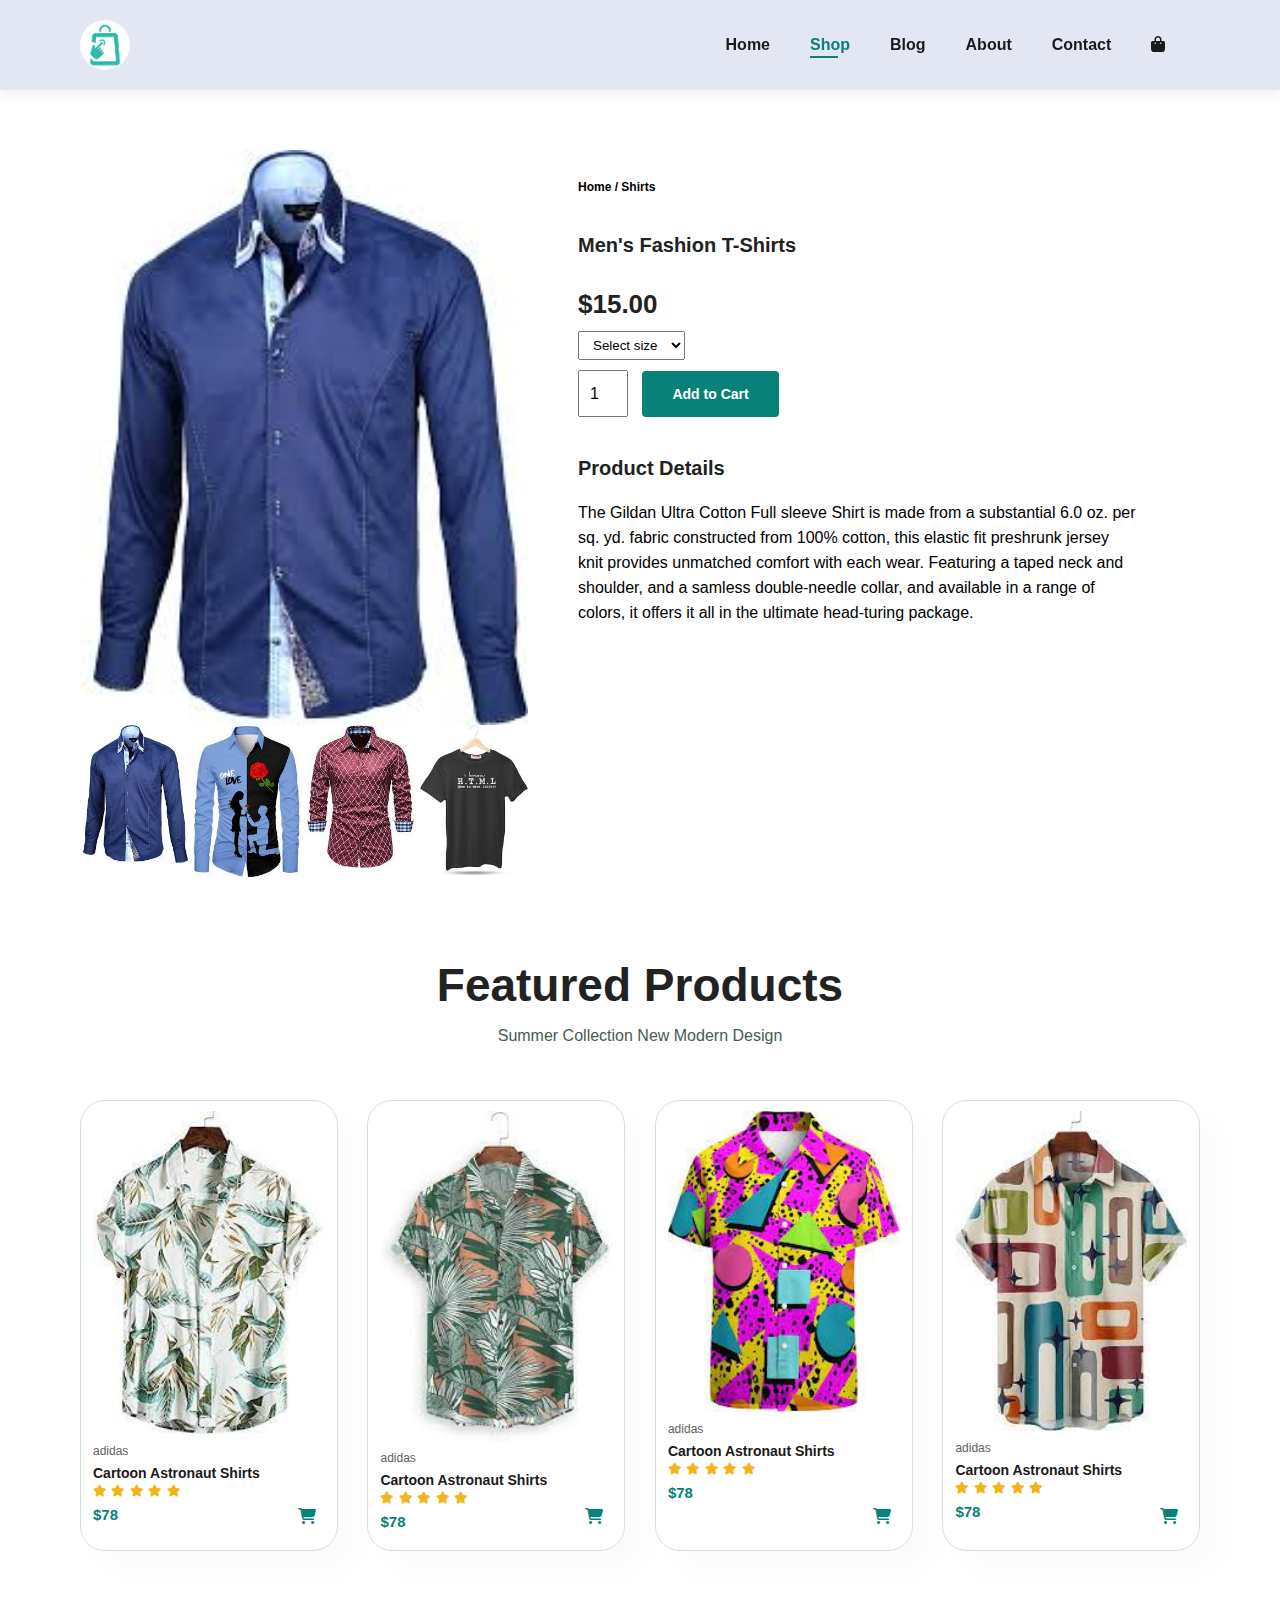
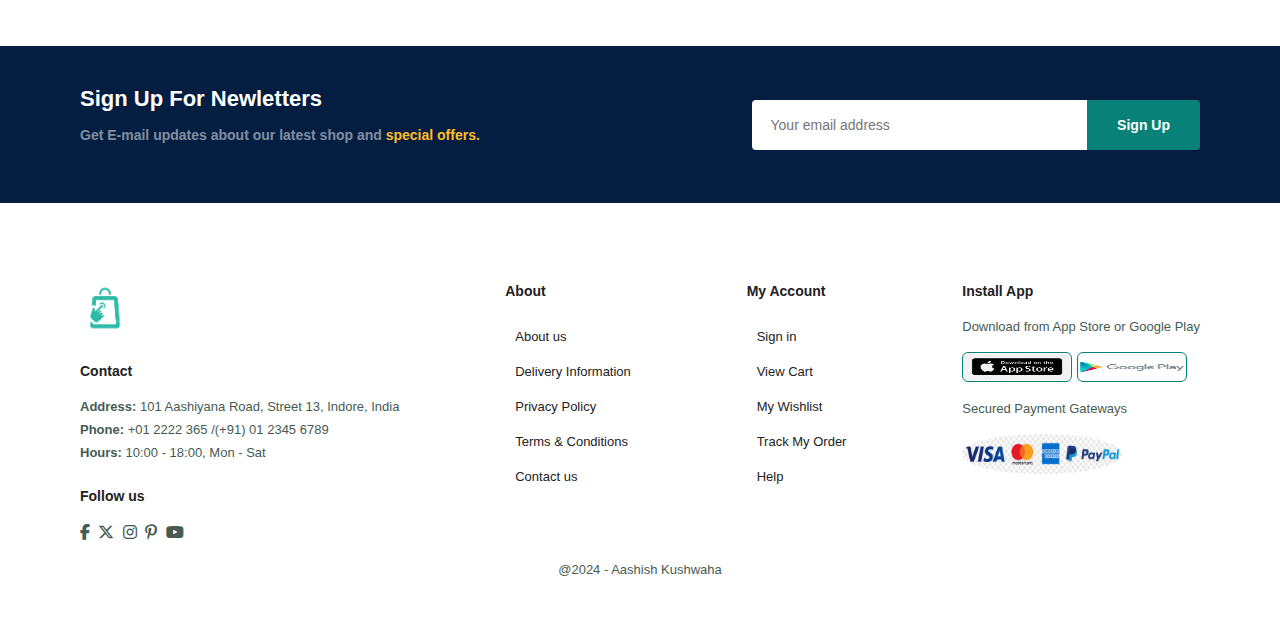
<file: sproduct.html>
<html lang="en">
<head>
  <meta charset="UTF-8">
  <meta name="viewport" content="width=device-width, initial-scale=1.0">
  <title>Ecommerce website</title>
  <link rel="stylesheet" href="style.css">
  <link rel="stylesheet" href="https://cdnjs.cloudflare.com/ajax/libs/font-awesome/6.5.2/css/all.min.css">
</head>
<body>
  <section id="header">
    <a href="#"><img src="img/logo.png" class="logo" alt=""></a>
    <div>
      <ul id="navbar">
        <li><a href="index.html">Home</a></li>
        <li><a class="active" href="shop.html">Shop</a></li>
        <li><a href="blog.html">Blog</a></li>
        <li><a href="about.html">About</a></li>
        <li><a href="contact.html">Contact</a></li>
        <li id="lg-bag"><a href="cart.html"><i class="fa-solid fa-bag-shopping"></i></a></li>
        <a href="#" id="close"><i class="fa-solid fa-close"></i></a>
      </ul>
    </div>
    <div id="mobile">
      <a href="cart.html"><i class="fa-solid fa-bag-shopping"></i></a>
      <i id="bar" class="fa-solid fa-outdent"></i>
    </div>
  </section>

  <section id="prodetails" class="section-p1">
    <div class="single-pro-image">
      <img src="img/products/f1.jpeg" width="100%" id="MainImg">
      <div class="small-img-group">
        <div class="small-img-col">
          <img src="img/products/f1.jpeg" width="100%" class="small-img">
        </div>
        <div class="small-img-col">
          <img src="img/products/f2.jpeg" width="100%" class="small-img">
        </div>
        <div class="small-img-col">
          <img src="img/products/f3.jpeg" width="100%" class="small-img">
        </div>
        <div class="small-img-col">
          <img src="img/products/f4.jpeg" width="100%" class="small-img">
        </div>
      </div>
    </div>
    <div class="single-pro-details">
      <h6>Home / Shirts</h6>
      <h4>Men's Fashion T-Shirts</h4>
      <h2>$15.00</h2>
      <select>
        <option>Select size</option>
        <option>Small</option>
        <option>Large</option>
        <option>XL</option>
        <option>XXL</option>
      </select>
      <input type="number" value="1">
      <button class="normal">Add to Cart</button>
      <h4>Product Details</h4>
      <span>The Gildan Ultra Cotton Full sleeve Shirt is made from a substantial 6.0 oz. per sq. yd. fabric constructed from 100% cotton, this elastic fit preshrunk jersey knit provides unmatched comfort with each wear. Featuring a taped neck and shoulder, and a samless double-needle collar, and available in a range of colors, it offers it all in the ultimate head-turing package.</span>
    </div>
  </section>
  <section id="product1" class="section-p1">
    <h2>Featured Products</h2>
    <p>Summer Collection New Modern Design</p>
    <div class="pro-container">
      <div class="pro">
        <img src="img/products/f9.jpeg" alt="">
        <div class="des">
          <span>adidas</span>
          <h5>Cartoon Astronaut Shirts</h5>
          <div class="star">
            <i class="fas fa-star"></i>
            <i class="fas fa-star"></i>
            <i class="fas fa-star"></i>
            <i class="fas fa-star"></i>
            <i class="fas fa-star"></i>
          </div>
          <h4>$78</h4>
        </div>
        <a href="#"><i class="fa-solid fa-cart-shopping"></i></a>
      </div>
      <div class="pro">
        <img src="img/products/f10.jpeg" alt="">
        <div class="des">
          <span>adidas</span>
          <h5>Cartoon Astronaut Shirts</h5>
          <div class="star">
            <i class="fas fa-star"></i>
            <i class="fas fa-star"></i>
            <i class="fas fa-star"></i>
            <i class="fas fa-star"></i>
            <i class="fas fa-star"></i>
          </div>
          <h4>$78</h4>
        </div>
        <a href="#"><i class="fa-solid fa-cart-shopping"></i></a>
      </div>
      <div class="pro">
        <img src="img/products/f11.jpeg" alt="">
        <div class="des">
          <span>adidas</span>
          <h5>Cartoon Astronaut Shirts</h5>
          <div class="star">
            <i class="fas fa-star"></i>
            <i class="fas fa-star"></i>
            <i class="fas fa-star"></i>
            <i class="fas fa-star"></i>
            <i class="fas fa-star"></i>
          </div>
          <h4>$78</h4>
        </div>
        <a href="#"><i class="fa-solid fa-cart-shopping"></i></a>
      </div>
      <div class="pro">
        <img src="img/products/f12.jpeg" alt="">
        <div class="des">
          <span>adidas</span>
          <h5>Cartoon Astronaut Shirts</h5>
          <div class="star">
            <i class="fas fa-star"></i>
            <i class="fas fa-star"></i>
            <i class="fas fa-star"></i>
            <i class="fas fa-star"></i>
            <i class="fas fa-star"></i>
          </div>
          <h4>$78</h4>
        </div>
        <a href="#"><i class="fa-solid fa-cart-shopping"></i></a>
      </div>
      
    </div>
  </section>

<section id="newsletter" class="section-p1 section-m1">
  <div class="newstext">
    <h4>Sign Up For Newletters</h4>
    <p>Get E-mail updates about our latest shop and <span>special offers.</span></p>
  </div>
  <div class="form">
    <input type="text" placeholder="Your email address">
    <button class="normal">Sign Up</button>
  </div>
</section>


<footer class="section-p1">
  <div class="col">
    <img class="logo" src="img/logo.png" alt="">
    <h4>Contact</h4>
    <p><strong>Address:</strong> 101 Aashiyana Road, Street 13, Indore, India</p>
    <p><strong>Phone:</strong> +01 2222 365 /(+91) 01 2345 6789</p>
    <p><strong>Hours:</strong> 10:00 - 18:00, Mon - Sat</p>
    <div class="follow">
      <h4>Follow us</h4>
      <div class="icon">
        <i class="fa-brands fa-facebook-f"></i>
        <i class="fa-brands fa-x-twitter"></i>
        <i class="fa-brands fa-instagram"></i>
        <i class="fa-brands fa-pinterest-p"></i>
        <i class="fa-brands fa-youtube"></i>
      </div>
    </div>
  </div>

  <div class="col">
    <h4>About</h4>
    <a href="#">About us</a>
    <a href="#">Delivery Information</a>
    <a href="#">Privacy Policy</a>
    <a href="#">Terms & Conditions</a>
    <a href="#">Contact us</a>
  </div>

  <div class="col">
    <h4>My Account</h4>
    <a href="#">Sign in</a>
    <a href="#">View Cart</a>
    <a href="#">My Wishlist</a>
    <a href="#">Track My Order</a>
    <a href="#">Help</a>
  </div>

  <div class="col install">
    <h4>Install App</h4>
    <p>Download from App Store or Google Play</p>
    <div class="row">
      <img src="img/pay/app.png">
      <img src="img/pay/play.png">
    </div>
    <p>Secured Payment Gateways</p>
    <img id="pay" src="img/pay/pay.png">
  </div>
  <div class="copyright">
    <p>@2024 - Aashish Kushwaha</p>
  </div>
</footer>

<script>
  let MainImg = document.getElementById("MainImg")
  let smallimg = document.getElementsByClassName("small-img")
  smallimg[0].onclick = function(){
    MainImg.src = smallimg[0].src
  }
  smallimg[1].onclick = function(){
    MainImg.src = smallimg[1].src
  }
  smallimg[2].onclick = function(){
    MainImg.src = smallimg[2].src
  }
  smallimg[3].onclick = function(){
    MainImg.src = smallimg[3].src
  }
</script>
  <script src="script.js"></script>
</body>
</html>
</file>
<file: style.css>
@import url("https://fonts.googleapis.com/css2?family=League+Spartan:wght@100..900&display=swap");
* {
  margin: 0;
  padding: 0;
  box-sizing: border-box;
  font-family: "Spartan", sans-serif;
}
h1 {
  font-size: 50px;
  line-height: 64px;
  color: #222;
}
h2 {
  font-size: 46px;
  line-height: 54px;
  color: #222;
}
h4 {
  font-size: 20px;
  color: #222;
}
h6 {
  font-size: 12px;
  font-weight: 700;
}
p {
  font-size: 16px;
  color: #465b52;
  margin: 15px 0 20px 0;
}
.section-p1 {
  padding: 40px 80px;
}
.section-m1 {
  margin: 40px 0;
}
button.normal {
  font-size: 14px;
  font-weight: 600;
  padding: 15px 30px;
  color: black;
  background-color: white;
  border-radius: 4px;
  cursor: pointer;
  border: none;
  outline: none;
  transition: 0.2s;
}
button.white {
  font-size: 13px;
  font-weight: 600;
  padding: 11px 18px;
  color: white;
  background-color: transparent;
  cursor: pointer;
  border: 1px solid white;
  outline: none;
  transition: 0.2s;
}
body {
  width: 100%;
}

/* ----------Header Start---------- */

#header {
  display: flex;
  align-items: center;
  justify-content: space-between;
  padding: 20px 80px;
  background: #e3e6f3;
  box-shadow: 0 5px 15px rgba(0, 0, 0, 0.06);
  /* fixed navbar */
  z-index: 999;
  position: sticky;
  top: 0;
  left: 0;
}
#header img {
  width: 50px;
  border-radius: 50%;
}
#navbar {
  width: 509.11px;
  height: 19px;
  display: flex;
  align-items: center;
  justify-content: center;
}
#navbar li {
  list-style: none; /* remove dots from li */
  padding: 0 20px;
  position: relative;
}

/* remove underlined from li */
#navbar li a {
  text-decoration: none;
  font-size: 16px;
  font-weight: 600;
  color: #1a1a1a;
  transition: 0.3s ease;
}

/* hover on navbar li */
#navbar li a:hover,
#navbar li a.active {
  color: #088178;
}

/* underlined when we hover anchor tag */
#navbar li a.active::after,
#navbar li a:hover::after {
  content: "";
  width: 35%;
  height: 2px;
  background: #088178;
  position: absolute;
  bottom: -4px;
  left: 20px;
}
#mobile {
  display: none;
  align-items: center;
}
#close {
  display: none;
}

/* ----------Home page------------ */
#hero {
  background-image: url("img/hero4.jpeg");
  height: 90vh;
  width: 100%;
  background-size: cover;
  background-position: top 25% right 0;
  padding: 0 80px;
  display: flex;
  flex-direction: column;
  align-items: flex-start;
  justify-content: center;
}
#hero h4 {
  padding-bottom: 15px;
}
#hero h1 {
  color: #088178;
}
#hero button {
  background-image: url("img/button.png");
  background-color: transparent;
  color: #088178;
  border: 0;
  padding: 10px 80px 25px 50px;
  background-repeat: no-repeat;
  cursor: pointer;
  font-weight: 800;
  font-size: 20px;
}
#feature {
  display: flex;
  align-items: center;
  justify-content: space-between;
  flex-wrap: wrap;
}
#feature .fe-box {
  width: 180px;
  height: 237px;
  text-align: center;
  padding: 25px 15px;
  box-shadow: 20px 20px 34px rgba(0, 0, 0, 0.03);
  border: 1px solid #cce7d0;
  border-radius: 4px;
  margin: 15px 0;
}
#feature .fe-box:hover {
  box-shadow: 10px 10px 54px rgba(70, 62, 221, 0.1);
}
#feature .fe-box img {
  width: 148px;
  height: 148px;
  margin-bottom: 10px;
}
#feature .fe-box h6 {
  display: inline-block;
  padding: 9px 8px 6px 8px;
  line-height: 1;
  border-radius: 4px;
  color: #088178;
  background-color: #fddde4;
}
#feature .fe-box:nth-child(2) h6 {
  background-color: #cdebbc;
}
#feature .fe-box:nth-child(3) h6 {
  background-color: #d1e8f2;
}
#feature .fe-box:nth-child(4) h6 {
  background-color: #fff2e5;
}
#feature .fe-box:nth-child(5) h6 {
  background-color: #f6dbf6;
}
#feature .fe-box:nth-child(6) h6 {
  background-color: #cdd4f8;
}
#product1 {
  text-align: center;
}
#product1 .pro-container {
  display: flex;
  justify-content: space-between;
  padding-top: 20px;
  flex-wrap: wrap;
}
#product1 .pro {
  width: 23%;
  min-width: 250px;
  padding: 10px 12px;
  border: 1px solid #cce7d0;
  border-radius: 25px;
  cursor: pointer;
  box-shadow: 20px 20px 30px rgba(0, 0, 0, 0.02);
  margin: 15px 0;
  transition: 0.2s ease;
  position: relative;
}
#product1 .pro:hover {
  box-shadow: 20px 20px 30px rgba(0, 0, 0, 0.06);
}
#product1 .pro img {
  width: 100%;
  border-radius: 20px;
}
#product1 .pro .des {
  text-align: start;
  padding: 10px 0;
}
#product1 .pro .des span {
  color: #606063;
  font-size: 12px;
}
#product1 .pro .des h5 {
  padding-top: 7px;
  color: #1a1a1a;
  font-size: 14px;
}
#product1 .pro .des i {
  font-size: 12px;
  color: rgba(243, 181, 25);
}
#product1 .pro .des h4 {
  padding-top: 7px;
  font-size: 15px;
  font-weight: 700;
  color: #088178;
}
#product1 .pro a {
  width: 40px;
  height: 40px;
  line-height: 40px;
  border-radius: 50px;
  /* background-color: #e8f6ea; */
  font-weight: 500;
  color: #088178;
  /* border: 1px solid #cce7d0; */
  position: absolute;
  bottom: 2px;
  right: 10px;
}
#banner {
  display: flex;
  flex-direction: column;
  justify-content: center;
  align-items: center;
  text-align: center;
  background-image: url("img/banner/b8.jpeg");
  width: 100%;
  height: 45vh;
  background-size: cover;
  background-position: center;
}
#banner h4 {
  color: white;
  font-size: 16px;
}
#banner h2 {
  color: white;
  font-size: 30px;
  padding: 10px 0;
}
#banner h2 span {
  color: #ef3636;
}
#banner button:hover {
  background-color: #088178;
  color: white;
}
#sm-banner {
  display: flex;
  justify-content: space-between;
  flex-wrap: wrap;
}
#sm-banner .banner-box {
  display: flex;
  flex-direction: column;
  justify-content: center;
  align-items: flex-start;
  background-image: url("img/banner/b5.jpeg");
  min-width: 580px;
  height: 50vh;
  background-size: cover;
  background-position: center;
  padding: 30px;
}
#sm-banner .banner-box2 {
  background-image: url("img/banner/b3.jpeg");
}
#sm-banner h4 {
  color: white;
  font-size: 20px;
  font-weight: 300;
}
#sm-banner h2 {
  color: white;
  font-size: 28px;
  font-weight: 800;
}
#sm-banner span {
  color: white;
  font-size: 14px;
  font-weight: 500;
  padding-bottom: 15px;
}
#sm-banner .banner-box:hover button {
  background: #088178;
  border: 1px solid #088178;
}
#banner3 {
  display: flex;
  justify-content: space-between;
  flex-wrap: wrap;
  padding: 0 80px;
}
#banner3 .banner-box {
  display: flex;
  flex-direction: column;
  justify-content: center;
  align-items: flex-start;
  background-image: url("img/banner/b11.jpeg");
  min-width: 30%;
  height: 30vh;
  background-size: cover;
  background-position: center;
  padding: 20px;
  margin-bottom: 20px;
}
#banner3 .banner-box2 {
  background-image: url("img/banner/b9.jpeg");
}
#banner3 .banner-box3 {
  background-image: url("img/banner/b6.jpeg");
}
#banner3 h2 {
  color: white;
  font-weight: 900;
  font-size: 22px;
}
#banner3 h3 {
  color: #ec544e;
  font-weight: 800;
  font-size: 15px;
}
#newsletter {
  display: flex;
  justify-content: space-between;
  flex-wrap: wrap;
  align-items: center;
  /* background-image: url("img/banner/b12.jpeg"); */
  background-repeat: no-repeat;
  background-position: 20% 30%;
  background-color: #041e42;
}
#newsletter h4 {
  font-size: 22px;
  font-weight: 700;
  color: white;
}
#newsletter p {
  font-size: 14px;
  font-weight: 600;
  color: #818ea0;
}
#newsletter p span {
  color: #ffbd27;
}
#newsletter .form {
  display: flex;
  width: 40%;
}
#newsletter input {
  height: 3.125rem;
  padding: 0 1.25em;
  font-size: 14px;
  width: 100%;
  border: 1px solid transparent;
  border-radius: 4px;
  outline: none;
  border-top-right-radius: 0;
  border-bottom-right-radius: 0;
}
#newsletter button {
  background-color: #088178;
  color: white;
  white-space: nowrap;
  border-top-left-radius: 0;
  border-bottom-left-radius: 0;
}
.col img {
  width: 50px;
  border-radius: 50%;
}
footer {
  display: flex;
  flex-wrap: wrap;
  justify-content: space-between;
}
footer .col {
  display: flex;
  flex-direction: column;
  align-items: flex-start;
  margin-bottom: 20px;
}
footer .logo {
  margin-bottom: 30px;
}
footer h4 {
  font-size: 14px;
  padding-bottom: 20px;
}
footer p {
  font-size: 13px;
  margin: 0 0 8px 0;
}
footer a {
  font-size: 13px;
  text-decoration: none;
  color: #222;
  margin: 10px;
}
footer .follow {
  margin-top: 20px;
}
footer .follow i {
  color: #465b52;
  padding-right: 4px;
  cursor: pointer;
}
footer .install .row img {
  border: 1px solid #088178;
  border-radius: 6px;
  width: 110px;
  height: 30px;
  padding: 1px;
}
footer .install img {
  margin: 10px 0 15px 0;
}
footer .install #pay {
  width: 160px;
  height: 40px;
}
footer .follow i:hover,
footer a:hover {
  color: #088178;
}
footer .copyright {
  width: 100%;
  text-align: center;
}

/* ------------Shop Page------------- */

#page-header {
  background-image: url("img/banner/b1.jpeg");
  width: 100%;
  height: 40vh;
  background-size: cover;
  display: flex;
  justify-content: center;
  text-align: center;
  flex-direction: column;
  padding: 14px;
}
#page-header h2,
#page-header p {
  color: white;
}
#pagination {
  text-align: center;
}
#pagination a {
  text-decoration: none;
  background-color: #088178;
  padding: 15px 20px;
  border-radius: 4px;
  color: white;
  font-weight: 600;
}
#pagination a i {
  font-size: 16px;
  font-weight: 600;
}

/* -------------Single Product------------- */

#prodetails {
  display: flex;
  margin-top: 20px;
}

#prodetails .single-pro-image {
  width: 40%;
  margin-right: 50px;
}
.small-img-group {
  display: flex;
  justify-content: space-between;
}
.small-img-col {
  flex-basis: 24%;
  cursor: pointer;
}
#prodetails .single-pro-details {
  width: 50%;
  padding-top: 30px;
}
#prodetails .single-pro-details h4 {
  padding: 40px 0 20px 0;
}
#prodetails .single-pro-details h2 {
  font-size: 26px;
}
#prodetails .single-pro-details select {
  display: block;
  padding: 5px 10px;
  margin-bottom: 10px;
}
#prodetails .single-pro-details input {
  width: 50px;
  height: 47px;
  padding-left: 10px;
  font-size: 16px;
  margin-right: 10px;
}
#prodetails .single-pro-details input:focus {
  outline: none;
}
#prodetails .single-pro-details button {
  background: #088178;
  color: white;
}
#prodetails .single-pro-details span {
  line-height: 25px;
}

/* --------------Blog Page------------- */

#page-header.blog-header {
  background-image: url("img/banner/b7.jpeg");
}
#blog {
  padding: 150px 150px 0 150px;
}
#blog .blog-box {
  display: flex;
  align-items: center;
  width: 100%;
  position: relative;
  padding-bottom: 90px;
}
#blog .blog-img {
  width: 50%;
  margin-right: 40px;
}
#blog img {
  width: 100%;
  height: 300px;
  object-fit: cover;
}
#blog .blog-details {
  width: 50%;
}
#blog .blog-details a {
  text-decoration: none;
  font-size: 11px;
  color: black;
  font-weight: 700;
  position: relative;
  transition: 0.3s;
}
#blog .blog-details a::after {
  content: "";
  width: 50px;
  height: 1px;
  background-color: black;
  position: absolute;
  top: 4px;
  right: -60px;
}
#blog .blog-details a:hover {
  color: #088178;
}
#blog .blog-details a:hover::after {
  background-color: #088178;
}
#blog .blog-box h1 {
  position: absolute;
  top: -40px;
  left: 0;
  font-size: 70px;
  font-weight: 700;
  color: #c9cbce;
  z-index: -9;
}

/* ---------------About Page-------------- */

#page-header.about-header {
  background-image: url("img/about/banner.jpeg");
}
#about-head {
  display: flex;
  align-items: center;
}
#about-head img {
  width: 50%;
  height: auto;
}
#about-head div {
  padding-left: 40px;
}


/* -------------Contact Page------------- */

#contact-details{
  display: flex;
  align-items: center;
  justify-content: space-between;
}
#contact-details .details{
  width: 40%;
}
#contact-details .details span,
#form-details form span{
  font-size: 12px;
}
#contact-details .details h2,
#form-details form h2{
  font-size: 26px;
  line-height: 35px;
  padding: 20px 0;
}
#contact-details .details h3{
  font-size: 16px;
  padding-bottom: 15px;
}
#contact-details .details li{
  list-style: none;
  display: flex;
  padding: 10px 0;
}
#contact-details .details li i{
  font-size: 14px;
  padding-right: 22px;
}
#contact-details .details li p{
  margin: 0;
  font-size: 14px;
}
#contact-details .map{
  width: 55%;
  height: 400px;
}
#contact-details .map iframe{
  width: 100%;
  height: 100%;
}
#form-details{
  display: flex;
  justify-content: space-between;
  margin: 30px;
  padding: 80px;
  border: 1px solid #e1e1e1;
}
#form-details form{
  width: 65%;
  display: flex;
  flex-direction: column;
  align-items: flex-start;
}
#form-details form input,
#form-details form textarea{
  width: 100%;
  padding: 12px 15px;
  outline: none;
  margin-bottom: 20px;
  border: 1px solid #e1e1e1;
}
#form-details form button{
  background-color: #088178;
  color: white;
}
#form-details .people div{
  padding-bottom: 25px;
  padding-left: 25px;
  display: flex;
  align-items: flex-start;
}
#form-details .people div img{
  width: 65px;
  height: 65px;
  object-fit: cover;
  margin-right: 15px;
  border-radius: 50%;
}
#form-details .people div p{
  margin: 0;
  font-size: 13px;
  line-height: 25px;
}
#form-details .people div p span{
  display: block;
  font-size: 16px;
  font-weight: 600;
  color: black;
}

/* ----------------Cart Page--------------- */

#cart{
  overflow-x: auto;
}
#cart table{
  width: 100%;
  border-collapse: collapse;
  table-layout: fixed;
  white-space: nowrap;
}
#cart table img{
  width: 70px;
}
#cart table td:nth-child(1){
  width: 100px;
  text-align: center;
}
#cart table td:nth-child(2){
  width: 150px;
  text-align: center;
}
#cart table td:nth-child(3){
  width: 250px;
  text-align: center;
}
#cart table td:nth-child(4),
#cart table td:nth-child(5),
#cart table td:nth-child(6){
  width: 150px;
  text-align: center;
}
#cart table td:nth-child(5) input{
  width: 70px;
  padding: 10px 5px 10px 15px;
}
#cart table thead{
  border: 1px solid #e2e9e1;
  border-left: none;
  border-right: none;
}
#cart table thead td{
  font-weight: 700;
  text-transform: uppercase;
  font-size: 13px;
  padding: 18px 0;
}
#cart table tbody tr td{
  padding-top: 15px;
}
#cart table tbody td{
  font-size: 13px;
}
#cart-add{
  display: flex;
  flex-wrap: wrap;
  justify-content: space-between;
}
#coupon{
  width: 50%;
  margin-bottom: 30px;
}
#coupon h3,
#subtotal h3{
  padding-bottom: 15px;
}
#coupon input{
  padding: 10px 20px;
  outline: none;
  width: 60%;
  margin-right: 10px;
  border: 1px solid #e2e9e1;
}
#coupon button,
#subtotal button{
  background-color: #088178;
  color: white;
  padding: 12px 20px;
}
#subtotal{
  width: 50%;
  margin-bottom: 30px;
  border: 1px solid #e2e9e1;
  padding: 30px;
}
#subtotal table{
  border-collapse: collapse;
  width: 100%;
  margin-bottom: 20px;
}
#subtotal table td{
  width: 50%;
  border: 1px solid #e2e9e1;
  padding: 10px;
  font-size: 13px;
}





/* Start Media Query */

@media (max-width: 799px) {
  .section-p1 {
    padding: 40px 40px;
  }
  #navbar {
    /* width: 509.11px; */
    /* height: 19px; */
    display: flex;
    flex-direction: column;
    align-items: flex-start;
    justify-content: flex-start;
    position: fixed;
    top: 0;
    right: -300px;
    height: 100vh;
    width: 300px;
    background-color: #e3e6f3;
    box-shadow: 0 40px 60px rgba(0, 0, 0, 0.1);
    padding: 80px 0 0 10px;
    transition: 0.3s;
  }

  #navbar.active {
    right: 0px;
  }
  #navbar li {
    margin-bottom: 25px;
  }
  #mobile {
    display: flex;
    align-items: center;
  }
  #mobile i {
    color: #1a1a1a;
    font-size: 24px;
    padding-left: 20px;
  }
  #close {
    display: initial;
    position: absolute;
    top: 30px;
    left: 30px;
    color: #222;
    font-size: 25px;
  }
  #lg-bag {
    display: none;
  }
  #hero {
    height: 70vh;
    padding: 0 80px;
    background-position: top 30% right 30%;
  }
  #feature {
    justify-content: center;
  }
  #feature .fe-box {
    margin: 15px 15px;
  }
  #product1 .pro-container {
    justify-content: center;
  }
  #product1 .pro {
    margin: 15px;
  }
  #banner {
    height: 20vh;
  }
  #sm-banner .banner-box {
    min-width: 100%;
    height: 30vh;
  }
  #banner3 {
    padding: 0 40px;
  }
  #banner3 .banner-box {
    width: 28%;
  }
  #newsletter .form {
    width: 70%;
  }

  /* Contact Page */

  #form-details {
    padding: 40px;
}
#form-details form {
  width: 55%;
}

}

@media (max-width: 477px) {
  .section-p1 {
    padding: 20px;
  }
  #header {
    padding: 10px 30px;
  }
  h1 {
    font-size: 38px;
  }
  h2 {
    font-size: 32px;
  }
  #hero {
    padding: 0 20px;
    background-position: 55%;
  }
  #feature {
    justify-content: space-between;
  }
  #feature .fe-box {
    width: 165.6px;
    margin: 0 0 15px 0;
  }
  #product1 .pro {
    width: 100%;
  }
  #banner {
    height: 40vh;
  }
  #sm-banner .banner-box {
    height: 40vh;
  }
  #sm-banner .banner-box2 {
    margin-top: 20px;
  }
  #banner3 {
    padding: 0 20px;
  }
  #banner3 .banner-box {
    width: 100%;
  }
  #newsletter {
    padding: 40px 20px;
  }
  #newsletter .form {
    width: 100%;
  }
  footer .copyright {
    text-align: start;
  }

  /* Single Product */

  #prodetails {
    display: flex;
    flex-direction: column;
  }
  #prodetails .single-pro-image {
    width: 100%;
    margin-right: 0px;
  }
  #prodetails .single-pro-details {
    width: 100%;
  }

  /* Blog Page */

  #blog {
    padding: 100px 20px 0 20px;
  }
  #blog .blog-box {
    display: flex;
    flex-direction: column;
    align-items: flex-start;
  }
  #blog .blog-img {
    width: 100%;
    margin-right: 0px;
    margin-bottom: 30px;
  }
  #blog .blog-details {
    width: 100%;
  }

  /* About Page */

  #about-head {
    flex-direction: column;
  }
  #about-head img {
    width: 100%;
    margin-bottom: 20px;
}
#about-head div {
  padding-left: 0px;
}
#about-app .video {
  width: 100%;
}

/* Contact Page */

#contact-details {
  flex-direction: column;
}
#contact-details .details {
  width: 100%;
  margin-bottom: 30px;
}#contact-details .map {
    width: 55%;
    height: 400px;
}
#contact-details .map {
  width: 100%;
}
#form-details {
  margin: 10px;
  padding: 30px 10px;
  flex-wrap: wrap;
}
#form-details form {
  width: 100%;
  margin-bottom: 30px;
}

/* Cart Page */

#cart-add {
  flex-direction: column;
}
#coupon {
  width: 100%;
}
#subtotal {
  width: 100%;
  padding: 20px;
}
}
</file>
